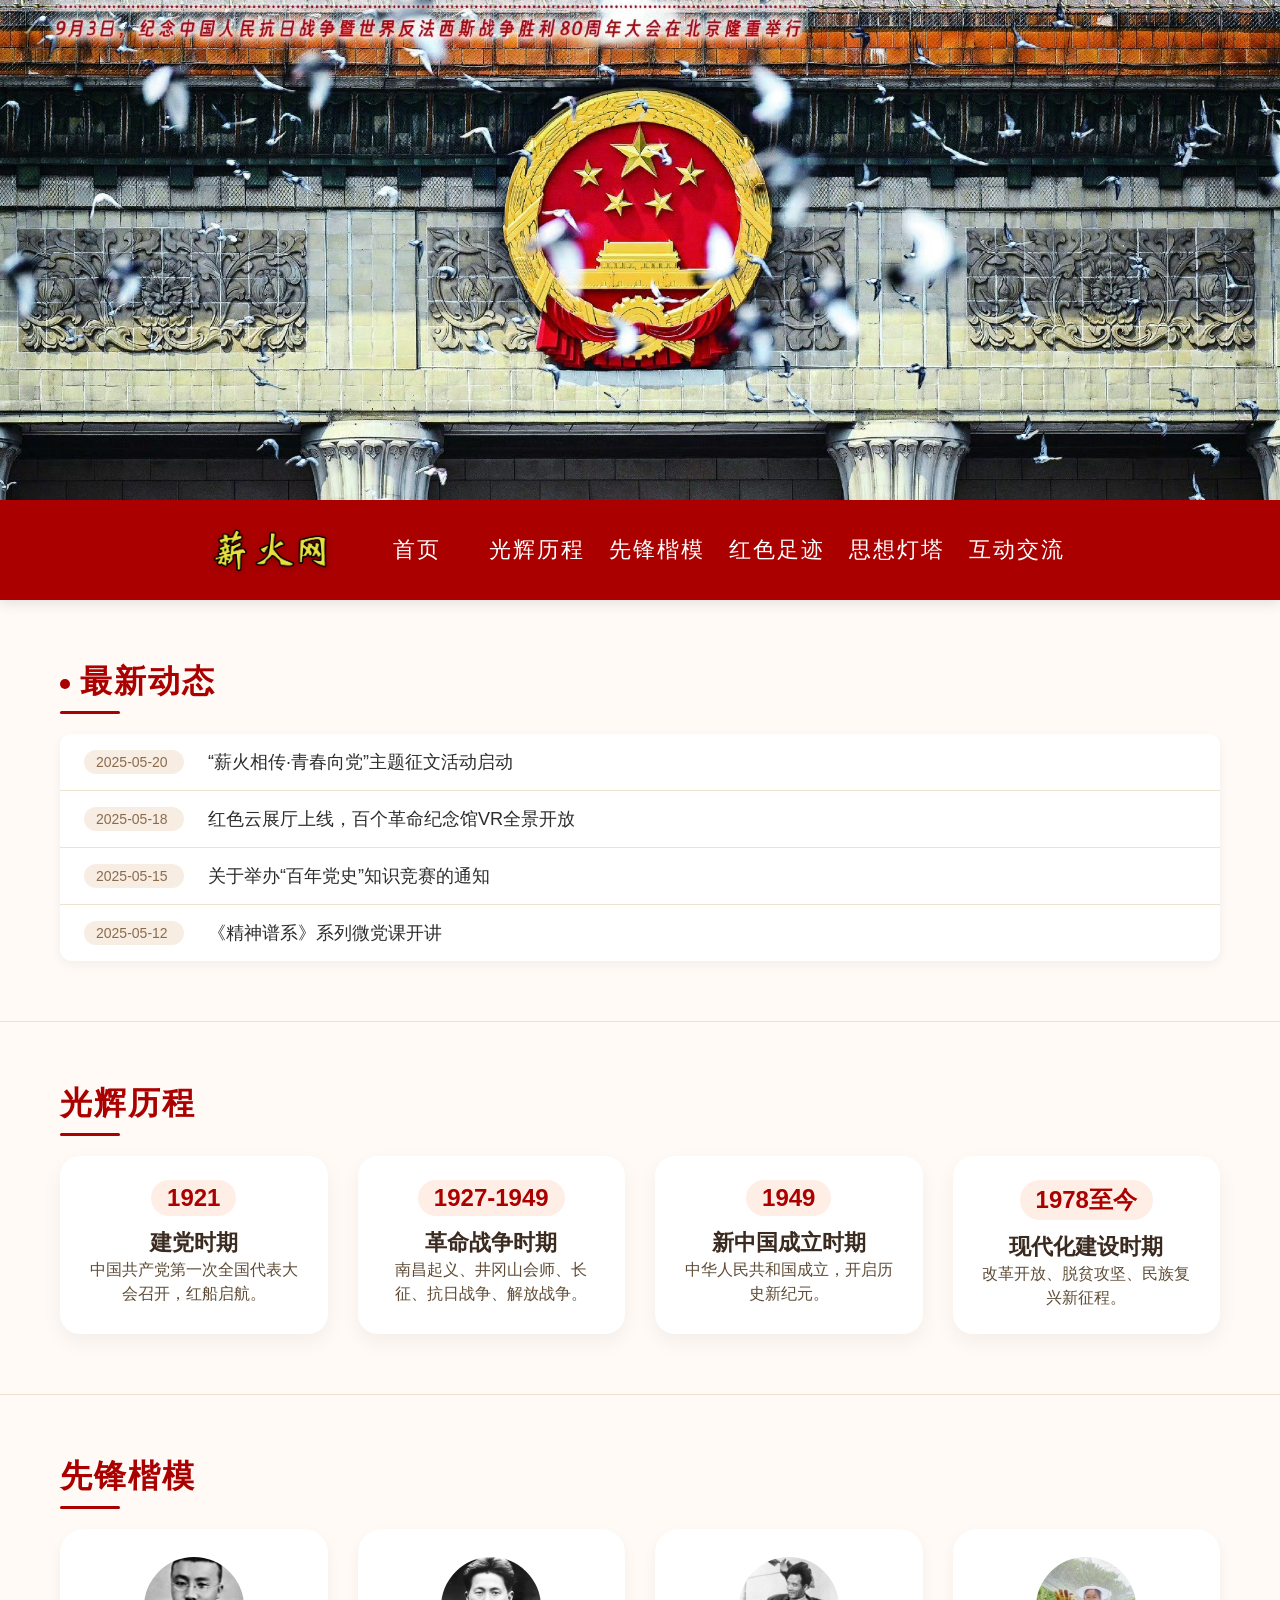
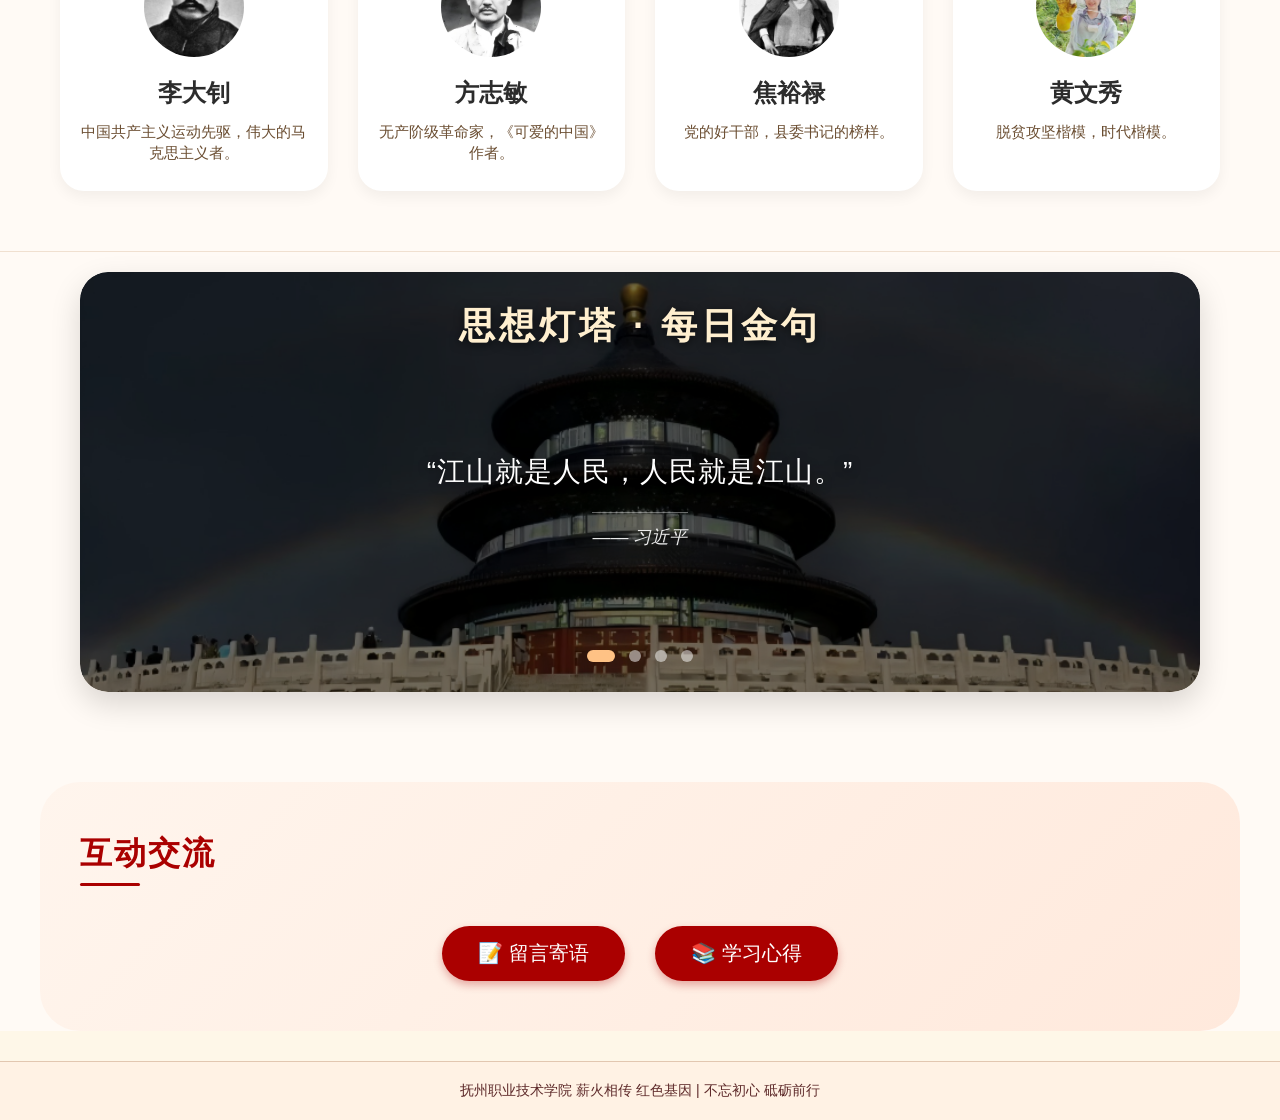
<file: index.html>
<!DOCTYPE html>
<html lang="zh-CN">
<head>
    <meta charset="UTF-8">
    <meta name="viewport" content="width=device-width, initial-scale=1.0">
    <title>薪火网 · 红色文化传承平台</title>
    <!-- 外部样式表 -->
    <link rel="stylesheet" type="text/css" href="css/index.css">
</head>
<body>
<div class="container">
    <!-- 顶部 Banner 区域 -->
    <div class="top-banner">
        <div class="banner-box"></div>
    </div>

    <!-- 导航栏（带 Logo + 垂直居中文字） -->
    <nav>
        <div class="nav-container">
            <!-- Logo 放在导航栏最开头，PNG 格式 -->
            <div class="nav-logo">
                <a href="index.html" title="薪火网首页">
                    <!-- 请将您的 logo.png 放在 images 目录下，并根据实际路径修改 -->
                    <img src="images/logo.png" alt="薪火网 Logo">
                </a >
            </div>
            <!-- 主导航菜单 -->
            <ul class="navCon">
                <li><a href="index.html">首页</a ></li>
                <li>
                    <a href="ghlc.html">光辉历程</a >
                </li>
                <li>
                    <a href="xfkm.html">先锋楷模</a >
					<ul>
					    <li><a href="xfkm.html#leader">领袖风采</a ></li>
					    <li><a href="xfkm.html#pioneers">革命先驱</a ></li>
					    <li><a href="xfkm.html#wenxiu">时代楷模</a ></li>
					    <li><a href="xfkm.html#models">2026两会新声</a ></li>
					</ul>
                </li>
                <li>
                    <a href="hszj.html">红色足迹</a >
                    <ul>
                        <li><a href="hszj.html#national">全国地标</a ></li>
                        <li><a href="hszj.html#local">本地红色资源</a ></li>
                    </ul>
                </li>
                <li>
                    <a href="sxdt.html">思想灯塔</a >
                </li>
                <li>
                    <a href="hdjl.html">互动交流</a >
                </li>
            </ul>
        </div>
    </nav>
	<!-- 主内容区域 -->
	<main class="site-main">
	    <!-- 1. 最新动态 + 通知公告 -->
	    <section class="section news-section">
	        <div class="container-content">
	            <h2 class="section-title"><span class="red-dot"></span>最新动态</h2>
	            <div class="news-list">
	                <a href="hdjl.html" class="news-item">
	                    <span class="news-date">2025-05-20</span>
	                    <span class="news-title">“薪火相传·青春向党”主题征文活动启动</span>
	                </a >
	                <a href="hszj.html" class="news-item">
	                    <span class="news-date">2025-05-18</span>
	                    <span class="news-title">红色云展厅上线，百个革命纪念馆VR全景开放</span>
	                </a >
	                <a href="ghlc.html" class="news-item">
	                    <span class="news-date">2025-05-15</span>
	                    <span class="news-title">关于举办“百年党史”知识竞赛的通知</span>
	                </a >
	                <a href="ghlc.html" class="news-item">
	                    <span class="news-date">2025-05-12</span>
	                    <span class="news-title">《精神谱系》系列微党课开讲</span>
	                </a >
	            </div>
	        </div>
	    </section>
	
	    <!-- 2. 光辉历程（卡片式） -->
	    <section class="section history-section">
	        <div class="container-content">
	            <h2 class="section-title">光辉历程</h2>
	            <div class="card-grid">
	                <div class="history-card">
	                    <div class="card-year">1921</div>
	                    <h3><a href="ghlc.html?tab=jd">建党时期</a></h3>
	                    <p>中国共产党第一次全国代表大会召开，红船启航。</p >
	                </div>
	                <div class="history-card">
	                    <div class="card-year">1927-1949</div>
	                    <h3><a href="ghlc.html?tab=gm">革命战争时期</a></h3>
	                    <p>南昌起义、井冈山会师、长征、抗日战争、解放战争。</p >
	                </div>
	                <div class="history-card">
	                    <div class="card-year">1949</div>
	                    <h3><a href="ghlc.html?tab=xzg">新中国成立时期</a></h3>
	                    <p>中华人民共和国成立，开启历史新纪元。</p >
	                </div>
	                <div class="history-card">
	                    <div class="card-year">1978至今</div>
	                    <h3><a href="ghlc.html?tab=xdh">现代化建设时期</a></h3>
	                    <p>改革开放、脱贫攻坚、民族复兴新征程。</p >
	                </div>
	            </div>
	        </div>
	    </section>
	
	    <!-- 3. 先锋楷模（人物展示） -->
	    <section class="section hero-section">
	        <div class="container-content">
	            <h2 class="section-title">先锋楷模</h2>
	            <div class="hero-grid">
	                <div class="hero-card">
	                    <div class="hero-avatar">
							<img src="images/李大钊.jpg" alt="李大钊头像">
						</div>
	                    <h3><a href="xfkm.html#pioneers">李大钊</a></h3>
	                    <p>中国共产主义运动先驱，伟大的马克思主义者。</p >
	                </div>
	                <div class="hero-card">
	                    <div class="hero-avatar">
							<img src="images/方志敏.jpg" alt="方志敏头像">
						</div>
	                    <h3><a href="xfkm.html#pioneers">方志敏</a></h3>
	                    <p>无产阶级革命家，《可爱的中国》作者。</p >
	                </div>
	                <div class="hero-card">
	                    <div class="hero-avatar">
							<img src="images/焦裕禄.jpg" alt="焦裕禄头像">
						</div>
	                    <h3>焦裕禄</h3>
	                    <p>党的好干部，县委书记的榜样。</p >
	                </div>
	                <div class="hero-card">
	                    <div class="hero-avatar">
							<img src="images/黄文秀.jpg" alt="黄文秀头像">
						</div>
	                    <h3><a href="xfkm.html#wenxiu">黄文秀</a></h3>
	                    <p>脱贫攻坚楷模，时代楷模。</p >
	                </div>
	            </div>
	        </div>
	    </section>
	
	    <!-- 4. 红色足迹 + 思想灯塔 双栏布局 -->
	    <div class="two-columns">
	
	        <!-- 思想灯塔 · 金句轮播（单背景图 + 半透明遮罩） -->
	        <section class="section lighthouse-carousel-section">
	            <div class="carousel-wrapper" id="goldenCarousel">
	                <!-- 背景图层（单张底图，您可更换） -->
	                <div class="carousel-bg"></div>
	                <!-- 半透明遮罩层（让图片若隐若现，文字更显眼） -->
	                <div class="carousel-overlay"></div>
	                
	                <!-- 轮播文字容器 -->
	                <div class="carousel-container">
	                    <h2 class="carousel-title">思想灯塔 · 每日金句</h2>
	                    <div class="swiper-quote" id="quoteSlider">
	                        <div class="quote-item active">
	                            <p class="quote-text">“江山就是人民，人民就是江山。”</p >
	                            <span class="quote-author">—— 习近平</span>
	                        </div>
	                        <div class="quote-item">
	                            <p class="quote-text">“为有牺牲多壮志，敢教日月换新天。”</p >
	                            <span class="quote-author">—— 毛泽东</span>
	                        </div>
	                        <div class="quote-item">
	                            <p class="quote-text">“理想因其远大而为理想，信念因其执着而为信念。”</p >
	                            <span class="quote-author">—— 习近平</span>
	                        </div>
	                        <div class="quote-item">
	                            <p class="quote-text">“一切向前走，都不能忘记走过的路。”</p >
	                            <span class="quote-author">—— 习近平</span>
	                        </div>
	                    </div>
	                    <!-- 轮播指示器（小圆点） -->
	                    <div class="carousel-dots">
	                        <span class="dot active" data-index="0"></span>
	                        <span class="dot" data-index="1"></span>
	                        <span class="dot" data-index="2"></span>
	                        <span class="dot" data-index="3"></span>
	                    </div>
	                </div>
	            </div>
	        </section>
	    </div>
	
	    <!-- 5. 互动交流入口 -->
	    <section class="section interact-section">
	        <div class="container-content">
	            <h2 class="section-title">互动交流</h2>
	            <div class="interact-buttons">
	                <a href="hdjl.html" class="btn-interact">📝 留言寄语</a >
	                <a href="hdjl.html" class="btn-interact">📚 学习心得</a >
	            </div>
	        </div>
	    </section>
	</main>

    <!-- 底部占位装饰 -->
    <div class="footer-note">
		抚州职业技术学院
        薪火相传 红色基因 | 不忘初心 砥砺前行
    </div>
	<script>
	    (function() {
	        // 获取轮播元素
	        const items = document.querySelectorAll('#quoteSlider .quote-item');
	        const dots = document.querySelectorAll('.carousel-dots .dot');
	        let currentIndex = 0;
	        let intervalId = null;
	
	        // 切换到指定索引的函数
	        function showQuote(index) {
	            // 边界处理
	            if (index < 0) index = 0;
	            if (index >= items.length) index = 0;
	            
	            // 移除所有 active 类
	            items.forEach(item => item.classList.remove('active'));
	            dots.forEach(dot => dot.classList.remove('active'));
	            
	            // 添加当前 active
	            items[index].classList.add('active');
	            dots[index].classList.add('active');
	            currentIndex = index;
	        }
	
	        // 下一句
	        function nextQuote() {
	            let next = currentIndex + 1;
	            if (next >= items.length) next = 0;
	            showQuote(next);
	        }
	
	        // 启动自动轮播（每2秒切换）
	        function startAutoPlay() {
	            if (intervalId) clearInterval(intervalId);
	            intervalId = setInterval(nextQuote, 2000);
	        }
	
	        // 停止自动轮播（鼠标悬停时）
	        function stopAutoPlay() {
	            if (intervalId) {
	                clearInterval(intervalId);
	                intervalId = null;
	            }
	        }
	
	        // 绑定小圆点点击事件
	        dots.forEach((dot, idx) => {
	            dot.addEventListener('click', function() {
	                stopAutoPlay();
	                showQuote(idx);
	                startAutoPlay();  // 点击后重新启动轮播
	            });
	        });
	
	        // 鼠标悬停时暂停轮播，离开后恢复
	        const carouselWrapper = document.getElementById('goldenCarousel');
	        if (carouselWrapper) {
	            carouselWrapper.addEventListener('mouseenter', stopAutoPlay);
	            carouselWrapper.addEventListener('mouseleave', startAutoPlay);
	        }
	
	        // 初始化轮播并启动
	        showQuote(0);
	        startAutoPlay();
	    })();
	</script><script>
    (function() {
        // 获取轮播元素
        const items = document.querySelectorAll('#quoteSlider .quote-item');
        const dots = document.querySelectorAll('.carousel-dots .dot');
        let currentIndex = 0;
        let intervalId = null;

        // 切换到指定索引的函数
        function showQuote(index) {
            // 边界处理
            if (index < 0) index = 0;
            if (index >= items.length) index = 0;
            
            // 移除所有 active 类
            items.forEach(item => item.classList.remove('active'));
            dots.forEach(dot => dot.classList.remove('active'));
            
            // 添加当前 active
            items[index].classList.add('active');
            dots[index].classList.add('active');
            currentIndex = index;
        }

        // 下一句
        function nextQuote() {
            let next = currentIndex + 1;
            if (next >= items.length) next = 0;
            showQuote(next);
        }

        // 启动自动轮播（每 5 秒切换）
        function startAutoPlay() {
            if (intervalId) clearInterval(intervalId);
            intervalId = setInterval(nextQuote, 3000);
        }

        // 停止自动轮播（鼠标悬停时）
        function stopAutoPlay() {
            if (intervalId) {
                clearInterval(intervalId);
                intervalId = null;
            }
        }

        // 绑定小圆点点击事件
        dots.forEach((dot, idx) => {
            dot.addEventListener('click', function() {
                stopAutoPlay();
                showQuote(idx);
                startAutoPlay();  // 点击后重新启动轮播
            });
        });

        // 鼠标悬停时暂停轮播，离开后恢复
        const carouselWrapper = document.getElementById('goldenCarousel');
        if (carouselWrapper) {
            carouselWrapper.addEventListener('mouseenter', stopAutoPlay);
            carouselWrapper.addEventListener('mouseleave', startAutoPlay);
        }

        // 初始化轮播并启动
        showQuote(0);
        startAutoPlay();
    })();
</script>
</div>
</body>
</html>
</file>
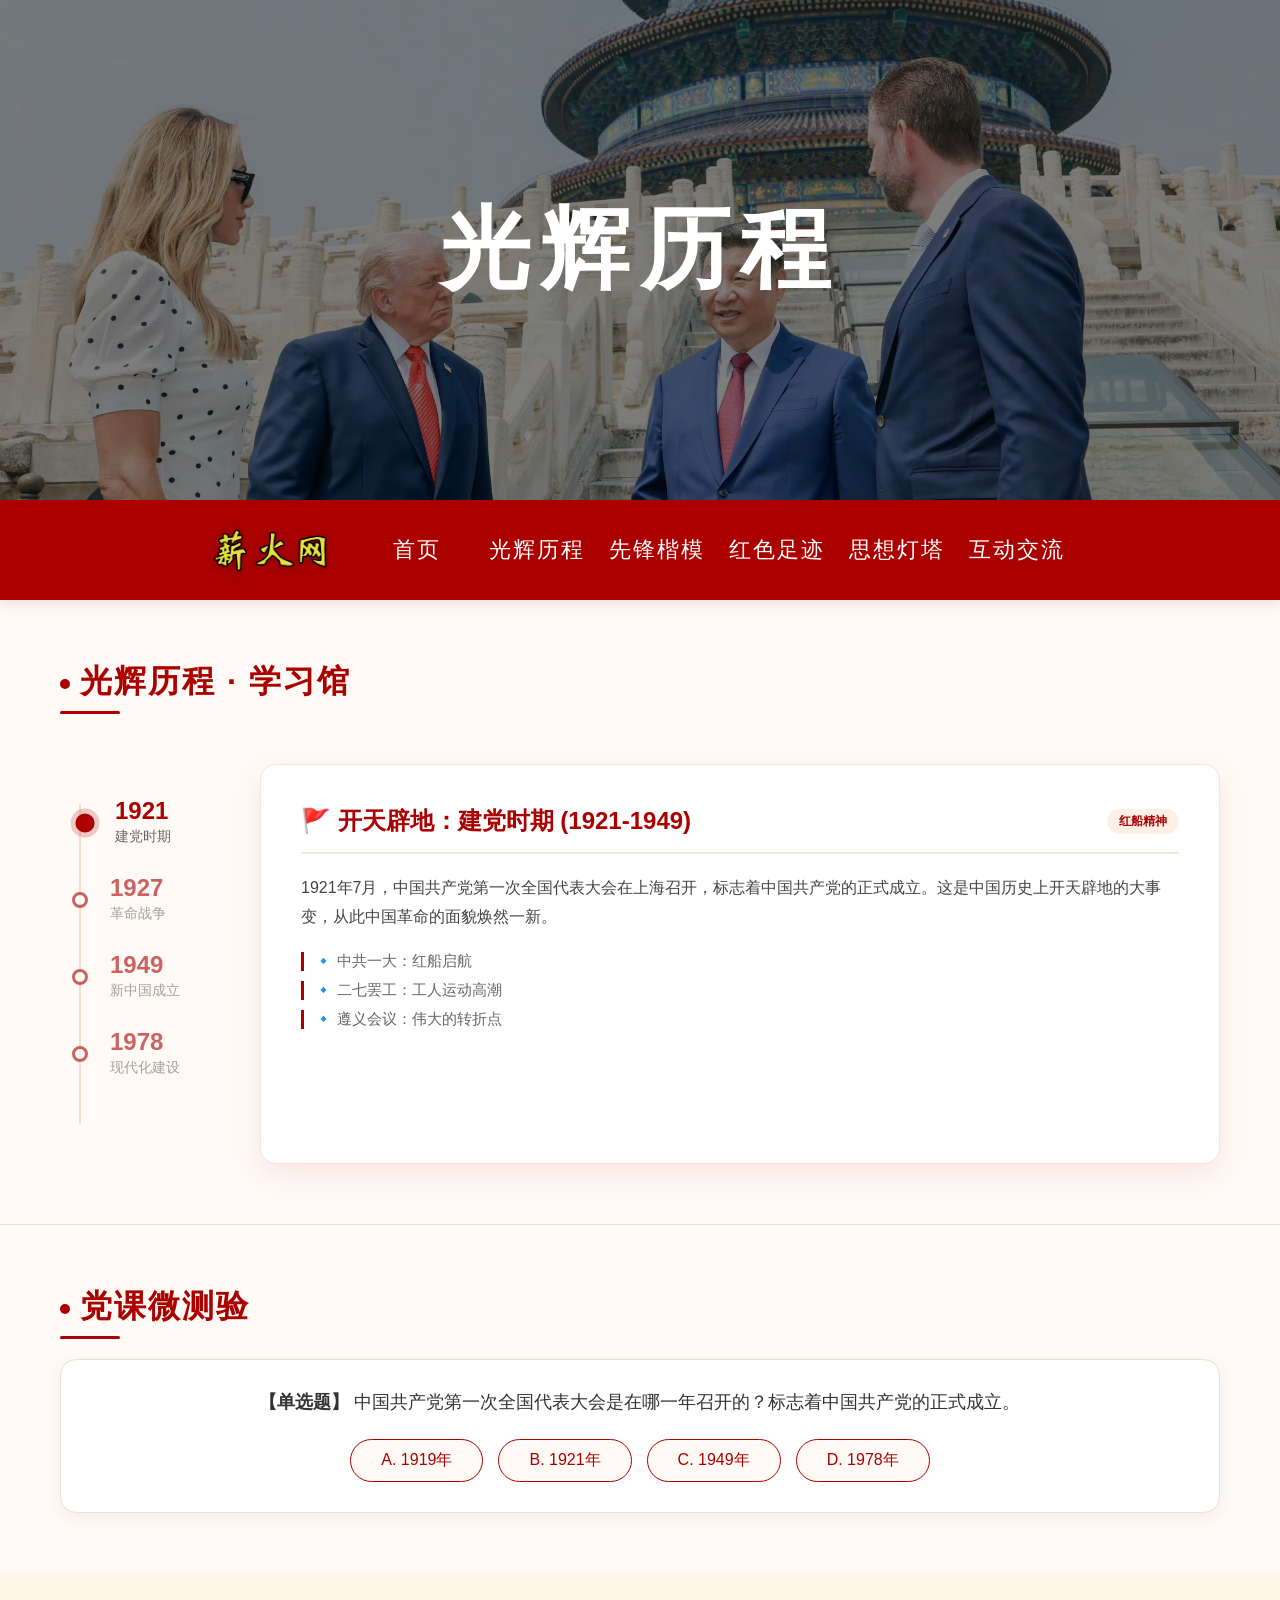
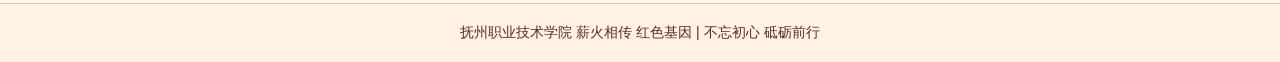
<file: ghlc.html>
<!DOCTYPE html>
<html lang="zh-CN">
<head>
    <meta charset="UTF-8">
    <meta name="viewport" content="width=device-width, initial-scale=1.0">
    <title>光辉历程 - 薪火网 · 红色文化传承平台</title>
    <!-- 引入与首页相同的外部样式表 -->
    <link rel="stylesheet" type="text/css" href="css/index.css">
    
    <!-- 本页专属样式（避免与首页其他卡片冲突） -->
    <style>
        /* 光辉历程专属网格布局 */
        .gj-periods-grid {
            display: grid;
            grid-template-columns: repeat(4, 1fr); /* 强制4列 */
            gap: 25px; /* 卡片间距 */
            margin-top: 20px;
        }

        /* 单个卡片样式 */
        .gj-card {
            background: #fff;
            border-radius: 16px;
            padding: 35px 20px;
            text-align: center;
            box-shadow: 0 5px 15px rgba(170, 0, 0, 0.08);
            border: 1px solid #f5e6d8;
            transition: all 0.3s ease;
            position: relative;
            overflow: hidden;
            display: flex;
            flex-direction: column;
            align-items: center;
        }

        /* 悬停上浮效果 */
        .gj-card:hover {
            transform: translateY(-8px);
            box-shadow: 0 15px 30px rgba(170, 0, 0, 0.15);
            border-color: #aa0000;
        }

        /* 顶部红色装饰条 */
        .gj-card::before {
            content: '';
            position: absolute;
            top: 0; left: 0; width: 100%; height: 4px;
            background: #aa0000;
        }

        /* 图标区域 */
        .gj-icon-box {
            width: 70px; height: 70px;
            background: #fffaf5;
            border-radius: 50%;
            display: flex; align-items: center; justify-content: center;
            font-size: 32px; margin-bottom: 20px;
            border: 1px solid #f0e0d0;
            transition: all 0.3s;
        }
        .gj-card:hover .gj-icon-box {
            background: #aa0000;
            color: #fff;
            border-color: #aa0000;
        }

        /* 标题 */
        .gj-card h3 {
            font-size: 20px;
            color: #aa0000;
            margin-bottom: 15px;
            font-weight: bold;
        }

        /* 描述文字 */
        .gj-desc {
            font-size: 14px;
            color: #666;
            line-height: 1.8;
            margin-bottom: 25px;
            flex-grow: 1; /* 保证按钮底部对齐 */
        }

        /* 按钮 */
        .gj-link {
            font-size: 14px;
            color: #aa0000;
            text-decoration: none;
            border: 1px solid #aa0000;
            padding: 6px 24px;
            border-radius: 20px;
            transition: all 0.2s;
        }
        .gj-link:hover {
            background: #aa0000;
            color: #fff;
        }

        /* 响应式适配 */
        @media (max-width: 900px) {
            .gj-periods-grid { grid-template-columns: repeat(2, 1fr); }
        }
        @media (max-width: 600px) {
            .gj-periods-grid { grid-template-columns: 1fr; }
        }
    </style>
</head>
<body>
<div class="container">
    <!-- 顶部 Banner 区域 -->
    <div class="top-banner">
        <div class="banner-box1">
			<h1 class="banner-title">光辉历程</h1>
		</div>
    </div>

    <!-- 导航栏 -->
    <nav>
        <div class="nav-container">
            <div class="nav-logo">
                <a href="index.html" title="薪火网首页">
                    <img src="images/logo.png" alt="薪火网 Logo">
                </a >
            </div>
           <ul class="navCon">
               <li><a href="index.html">首页</a ></li>
               <li>
                   <a href="ghlc.html">光辉历程</a >
               </li>
               <li>
                   <a href="xfkm.html">先锋楷模</a >
           		<ul>
           		    <li><a href="xfkm.html#leader">领袖风采</a ></li>
           		    <li><a href="xfkm.html#pioneers">革命先驱</a ></li>
           		    <li><a href="xfkm.html#wenxiu">时代楷模</a ></li>
           		    <li><a href="xfkm.html#models">2026两会新声</a ></li>
           		</ul>
               </li>
               <li>
                   <a href="hszj.html">红色足迹</a >
                   <ul>
                       <li><a href="hszj.html#national">全国地标</a ></li>
                       <li><a href="hszj.html#local">本地红色资源</a ></li>
                   </ul>
               </li>
               <li>
                   <a href="sxdt.html">思想灯塔</a >
               </li>
               <li>
                   <a href="hdjl.html">互动交流</a >
               </li>
           </ul>
        </div>
    </nav>

    <!-- 主内容区域 -->
        <!-- 主内容区域 -->
        <main class="site-main">
            <section class="section">
                <div class="container-content">
                    <h2 class="section-title"><span class="red-dot"></span>光辉历程 · 学习馆</h2>
                    
                    <!-- 核心布局：左侧时间轴 + 右侧内容展开区 -->
                    <div class="timeline-wrapper">
                        
                        <!-- 左侧：时间轴导航 -->
                        <div class="timeline-nav">
                            <div class="timeline-item active" onclick="switchPeriod(0, this)"id="nav-jd">
                                <div class="timeline-dot"></div>
                                <div class="timeline-date">1921</div>
                                <div class="timeline-label"id="jd">建党时期</div>
                            </div>
                            <div class="timeline-item" onclick="switchPeriod(1, this)"id="nav-gm">
                                <div class="timeline-dot"></div>
                                <div class="timeline-date">1927</div>
                                <div class="timeline-label"id="gm">革命战争</div>
                            </div>
                            <div class="timeline-item" onclick="switchPeriod(2, this)"id="nav-xzg">
                                <div class="timeline-dot"></div>
                                <div class="timeline-date">1949</div>
                                <div class="timeline-label"id="xzg">新中国成立</div>
                            </div>
                            <div class="timeline-item" onclick="switchPeriod(3, this)"id="nav-xdh">
                                <div class="timeline-dot"></div>
                                <div class="timeline-date">1978</div>
                                <div class="timeline-label"id="xdh">现代化建设</div>
                            </div>
                            <!-- 连接线 -->
                            <div class="timeline-line"></div>
                        </div>
    
                        <!-- 右侧：内容展开覆盖区 -->
                        <div class="timeline-content-box">
                            <!-- 内容 1：建党时期 -->
                            <div class="period-detail active" id="period-0">
                                <div class="detail-header">
                                    <h3>🚩 开天辟地：建党时期 (1921-1949)</h3>
                                    <span class="detail-tag">红船精神</span>
                                </div>
                                <div class="detail-body">
                                    <p>1921年7月，中国共产党第一次全国代表大会在上海召开，标志着中国共产党的正式成立。这是中国历史上开天辟地的大事变，从此中国革命的面貌焕然一新。</p >
                                    <ul class="history-points">
                                        <li>🔹 中共一大：红船启航</li>
                                        <li>🔹 二七罢工：工人运动高潮</li>
                                        <li>🔹 遵义会议：伟大的转折点</li>
                                    </ul>
                                </div>
                            </div>
    
                            <!-- 内容 2：革命战争 -->
                            <div class="period-detail" id="period-1">
                                <div class="detail-header">
                                    <h3>⚔️ 浴血奋战：革命战争时期 (1927-1949)</h3>
                                    <span class="detail-tag">长征精神</span>
                                </div>
                                <div class="detail-body">
                                    <p>从南昌起义打响武装反抗国民党反动派的第一枪，到井冈山革命根据地的建立，再到二万五千里长征。中国共产党领导人民军队，经过22年艰苦卓绝的斗争，终于推翻了“三座大山”。</p >
                                    <ul class="history-points">
                                        <li>🔹 南昌起义：武装反抗第一枪</li>
                                        <li>🔹 抗日战争：全民族抗战</li>
                                        <li>🔹 解放战争：百万雄师过大江</li>
                                    </ul>
                                </div>
                            </div>
    
                            <!-- 内容 3：新中国成立 -->
                            <div class="period-detail" id="period-2">
                                <div class="detail-header">
                                    <h3>🇨🇳 改天换地：新中国成立时期 (1949-1978)</h3>
                                    <span class="detail-tag">两弹一星</span>
                                </div>
                                <div class="detail-body">
                                    <p>1949年10月1日，中华人民共和国成立。党领导人民自力更生、发愤图强，确立了社会主义基本制度，推进了社会主义建设，为当代中国一切发展进步奠定了根本政治前提和制度基础。</p >
                                    <ul class="history-points">
                                        <li>🔹 开国大典：中国人民站起来了</li>
                                        <li>🔹 抗美援朝：保家卫国</li>
                                        <li>🔹 两弹一星：大国重器</li>
                                    </ul>
                                </div>
                            </div>
    
                            <!-- 内容 4：现代化建设 -->
                            <div class="period-detail" id="period-3">
                                <div class="detail-header">
                                    <h3>🚀 惊天动地：现代化建设时期 (1978-至今)</h3>
                                    <span class="detail-tag">改革开放</span>
                                </div>
                                <div class="detail-body">
                                    <p>1978年十一届三中全会开启了改革开放的历史新时期。党领导人民解放思想、锐意进取，实现了从生产力相对落后到经济总量跃居世界第二的历史性突破。</p >
                                    <ul class="history-points">
                                        <li>🔹 改革开放：春天的故事</li>
                                        <li>🔹 脱贫攻坚：全面小康</li>
                                        <li>🔹 新时代：民族复兴新征程</li>
                                    </ul>
                                </div>
                            </div>
                        </div>
                    </div>
                </div>
            </section>
    
            <!-- 新增板块：党课微测验（互动问答模式） -->
            <section class="section" style="background: #fffaf5;">
                <div class="container-content">
                    <h2 class="section-title"><span class="red-dot"></span>党课微测验</h2>
                    <div class="quiz-container">
                        <div class="quiz-question">
                            <p><strong>【单选题】</strong> 中国共产党第一次全国代表大会是在哪一年召开的？标志着中国共产党的正式成立。</p >
                        </div>
                        <div class="quiz-options">
                            <button class="quiz-btn" onclick="checkAnswer(this, false)">A. 1919年</button>
                            <button class="quiz-btn" onclick="checkAnswer(this, true)">B. 1921年</button>
                            <button class="quiz-btn" onclick="checkAnswer(this, false)">C. 1949年</button>
                            <button class="quiz-btn" onclick="checkAnswer(this, false)">D. 1978年</button>
                        </div>
                        <!-- 答对后解锁的区域 -->
                        <div class="quiz-unlock-area" id="unlockArea" style="display: none;">
                            <div class="unlock-success">
                                <span>🎉 回答正确！学习权限已解锁</span>
                            </div>
                            <a href="hdjl.html" class="btn-interact">📝 撰写本课学习心得</a >
                        </div>
                    </div>
                </div>
            </section>
    
        </main>
    <!-- 底部占位装饰（与首页保持一致） -->
    <div class="footer-note">
		抚州职业技术学院
        薪火相传 红色基因 | 不忘初心 砥砺前行
    </div>
</div>
<script>
    // 1. 时间轴切换逻辑
    function switchPeriod(index, element) {
        // 移除所有导航的激活状态
        document.querySelectorAll('.timeline-item').forEach(item => {
            item.classList.remove('active');
        });
        // 激活当前点击的导航
        element.classList.add('active');

        // 隐藏所有内容
        document.querySelectorAll('.period-detail').forEach(detail => {
            detail.classList.remove('active');
        });
        // 显示对应的内容
        document.getElementById('period-' + index).classList.add('active');
    }

    // 2. 答题解锁逻辑
    function checkAnswer(btn, isCorrect) {
        const unlockArea = document.getElementById('unlockArea');
        
        // 重置所有按钮样式
        document.querySelectorAll('.quiz-btn').forEach(b => {
            b.style.background = '#fffaf5';
            b.style.color = '#aa0000';
            b.disabled = true; // 答完后禁止再点
        });

        if (isCorrect) {
            btn.style.background = '#28a745'; // 绿色表示正确
            btn.style.color = '#fff';
            btn.style.borderColor = '#28a745';
            // 显示解锁区域
            unlockArea.style.display = 'block';
        } else {
            btn.style.background = '#dc3545'; // 红色表示错误
            btn.style.color = '#fff';
            btn.style.borderColor = '#dc3545';
            // 答错显示提示（可选）
            alert("回答错误，请回顾上方时间轴内容后再试！（已自动刷新页面）");
            setTimeout(() => location.reload(), 1500);
        }
    }

</script>
<script>
	    // 等待页面完全加载完毕后再执行
	    window.addEventListener('DOMContentLoaded', function() {
	        // 1. 获取 URL 中的参数 (例如 ?type=gm)
	        const urlParams = new URLSearchParams(window.location.search);
	        const targetType = urlParams.get('type');
	
	        // 2. 如果有参数，就执行切换逻辑
	        if (targetType) {
	            let targetId = '';
	
	            // 根据参数值匹配对应的 ID
	            switch(targetType) {
	                case 'jd': targetId = 'nav-jd'; break;   // 建党
	                case 'gm': targetId = 'nav-gm'; break;   // 革命
	                case 'xzg': targetId = 'nav-xzg'; break; // 新中国
	                case 'xdh': targetId = 'nav-xdh'; break; // 现代化
	            }
	
	            // 3. 找到那个元素并模拟点击
	            if (targetId) {
	                const element = document.getElementById(targetId);
	                if (element) {
	                    // 触发点击事件，这会自动调用你原来的 switchPeriod 函数
	                    element.click();
	                }
	            }
	        }
	    });
	</script>
</body>
</html>
</file>
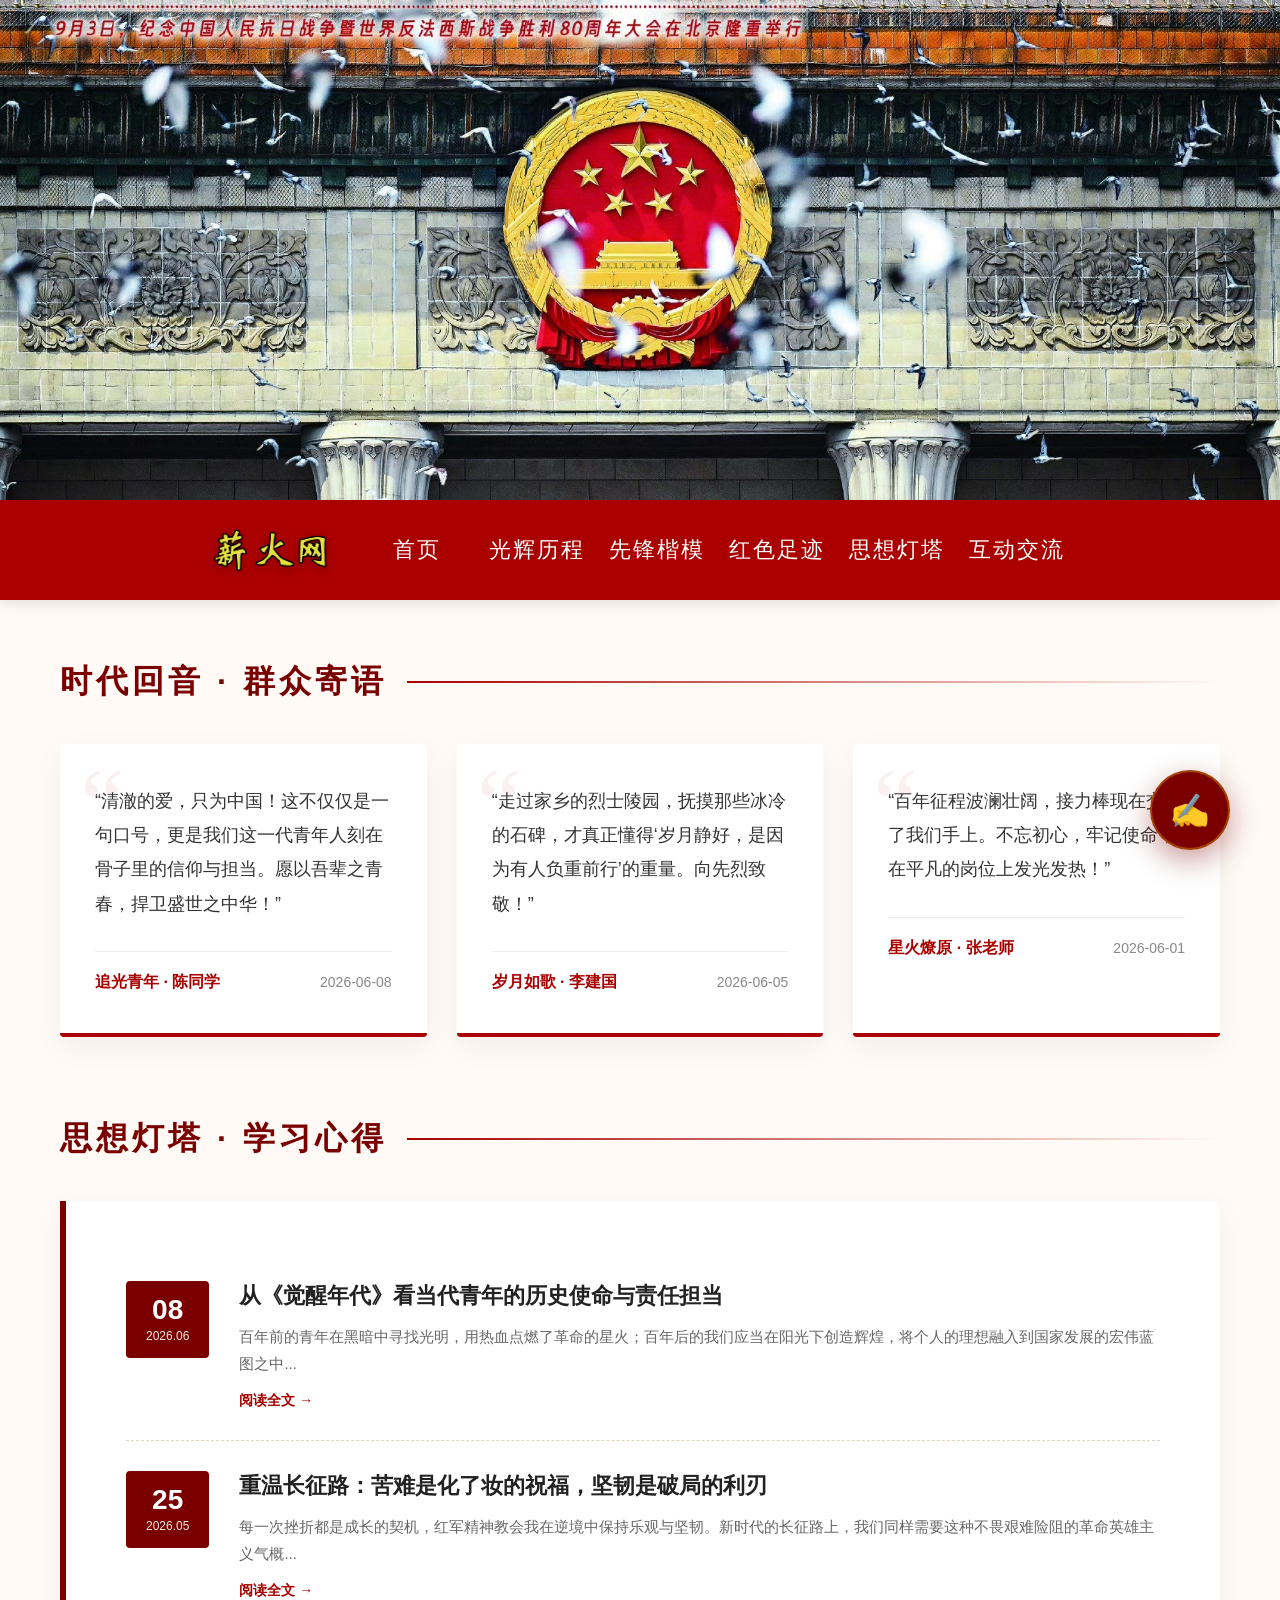
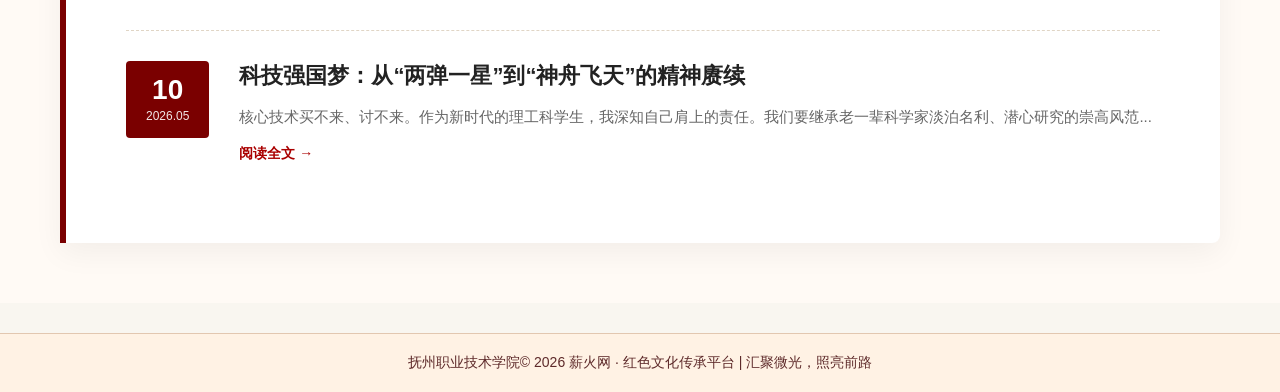
<file: hdjl.html>
<!DOCTYPE html>
<html lang="zh-CN">
<head>
    <meta charset="UTF-8">
    <meta name="viewport" content="width=device-width, initial-scale=1.0">
    <title>互动交流 - 薪火网</title>
    <link rel="stylesheet" type="text/css" href="css/index.css">
    
    <style>
        /* ===== 全局大气基调设定 ===== */
        body { background-color: #f9f6f0; } /* 宣纸/羊皮纸底色 */
        
        .site-main { padding: 60px 0; }
        .container-content { max-width: 1200px; margin: 0 auto; padding: 0 20px; }

        /* 模块通用大标题样式 */
        .grand-title {
            display: flex; align-items: center; gap: 20px; margin-bottom: 40px;
        }
        .grand-title h2 {
            font-size: 32px; color: #7a0000; margin: 0; letter-spacing: 4px; font-weight: 900;
        }
        .grand-title::after {
            content: ''; flex: 1; height: 2px; 
            background: linear-gradient(to right, #aa0000, transparent);
        }

        /* ===== 留言寄语区：国风气韵·金石之声 ===== */
        .message-gallery {
            display: grid;
            grid-template-columns: repeat(3, 1fr); /* 桌面端三列等宽，极其端正 */
            gap: 30px;
            margin-bottom: 80px;
        }
        .msg-block {
            background: #ffffff;
            padding: 40px 35px;
            border-radius: 4px; /* 极小的圆角，体现方正 */
            box-shadow: 0 10px 30px rgba(0,0,0,0.05);
            position: relative;
            transition: transform 0.3s ease, box-shadow 0.3s ease;
            border-bottom: 4px solid #aa0000;
        }
        .msg-block:hover {
            transform: translateY(-8px);
            box-shadow: 0 15px 40px rgba(170,0,0,0.1);
        }
        /* 巨大的背景引号装饰 */
        .msg-block::before {
            content: '“'; position: absolute; top: 10px; left: 20px;
            font-size: 100px; color: rgba(170,0,0,0.06); font-family: serif; line-height: 1; pointer-events: none;
        }
        .msg-quote {
            font-size: 18px; color: #333; line-height: 1.9; margin-bottom: 30px;
            position: relative; z-index: 2; min-height: 100px;
        }
        .msg-author {
            display: flex; justify-content: space-between; align-items: center;
            border-top: 1px solid #eee; padding-top: 20px; font-size: 14px; color: #888;
        }
        .author-name { font-weight: bold; color: #aa0000; font-size: 16px; }


        /* ===== 学习心得区：长卷阅览·史册质感 ===== */
        .archive-scroll {
            background: #fff;
            border-left: 6px solid #7a0000; /* 粗壮的左侧书脊线 */
            box-shadow: 0 10px 30px rgba(0,0,0,0.05);
            padding: 50px 60px;
            border-radius: 0 8px 8px 0;
        }
        .doc-item {
            display: flex; align-items: flex-start; gap: 30px;
            padding: 30px 0; border-bottom: 1px dashed #e0d5c5;
            text-decoration: none; transition: all 0.3s;
        }
        .doc-item:last-child { border-bottom: none; }
        .doc-item:hover { padding-left: 15px; }
        
        .doc-date-box {
            background: #7a0000; color: #fff; padding: 15px 20px; border-radius: 4px;
            text-align: center; min-width: 80px; flex-shrink: 0;
        }
        .doc-date-box .day { font-size: 28px; font-weight: bold; line-height: 1; display: block;}
        .doc-date-box .month { font-size: 12px; margin-top: 5px; opacity: 0.9; display: block;}
        
        .doc-body h3 { font-size: 22px; color: #222; margin: 0 0 12px 0; transition: color 0.2s; }
        .doc-item:hover .doc-body h3 { color: #aa0000; }
        .doc-body p { font-size: 15px; color: #666; line-height: 1.8; margin: 0; }
        .read-more { display: inline-block; margin-top: 15px; font-size: 14px; color: #aa0000; font-weight: bold; }


        /* ===== 悬浮互动按钮 (沉稳版) ===== */
        .fab-button {
            position: fixed; bottom: 50px; right: 50px; width: 80px; height: 80px;
            background: #7a0000; color: #ffd700; border-radius: 50%; /* 暗红底+金字 */
            display: flex; align-items: center; justify-content: center; font-size: 32px;
            box-shadow: 0 10px 30px rgba(122, 0, 0, 0.4); cursor: pointer; z-index: 1000;
            transition: transform 0.3s; border: 2px solid rgba(255,215,0,0.3);
        }
        .fab-button:hover { transform: scale(1.1); background: #aa0000; }

        /* ===== 弹窗微调 ===== */
        .modal-overlay { display: none; position: fixed; z-index: 2000; left: 0; top: 0; width: 100%; height: 100%; background: rgba(0,0,0,0.7); backdrop-filter: blur(5px); align-items: center; justify-content: center; }
        .modal-content { background: #fffaf5; padding: 45px; border-radius: 8px; width: 90%; max-width: 550px; position: relative; box-shadow: 0 15px 50px rgba(0,0,0,0.4); border-top: 5px solid #7a0000; animation: slideDown 0.3s ease; }
        @keyframes slideDown { from { transform: translateY(-30px); opacity: 0; } to { transform: translateY(0); opacity: 1; } }
        .close-modal { position: absolute; top: 15px; right: 20px; font-size: 28px; font-weight: bold; color: #8b6b4d; cursor: pointer; }
        .modal-content h3 { color: #7a0000; margin-bottom: 25px; text-align: center; font-size: 26px; letter-spacing: 2px;}
        .form-group { margin-bottom: 18px; }
        .form-group label { display: block; margin-bottom: 8px; color: #5e4b36; font-weight: 600; }
        .form-group input, .form-group textarea, .form-group select { width: 100%; padding: 14px; border: 1px solid #ddd; border-radius: 4px; font-family: inherit; font-size: 16px; background: #fff; outline: none; box-sizing: border-box;}
        .form-group input:focus, .form-group textarea:focus { border-color: #aa0000; }
        .btn-submit { width: 100%; padding: 16px; background: #7a0000; color: white; border: none; border-radius: 4px; font-size: 18px; cursor: pointer; margin-top: 10px; letter-spacing: 2px; transition: background 0.2s; }
        .btn-submit:hover { background: #aa0000; }

        /* 响应式适配 */
        @media (max-width: 900px) {
            .message-gallery { grid-template-columns: 1fr; }
            .archive-scroll { padding: 30px; }
        }
    </style>
</head>
<body>

<div class="container">
    <!-- 顶部 Banner & 导航 -->
    <header class="top-banner"><div class="banner-box"></div></header>
    <nav>
        <div class="nav-container">
            <div class="nav-logo"><a href=" "><img src="images/logo.png" alt="Logo"></a ></div>
            <ul class="navCon">
                <li><a href="index.html">首页</a ></li>
                <li>
                    <a href="ghlc.html">光辉历程</a >
                </li>
                <li>
                    <a href="xfkm.html">先锋楷模</a >
            		<ul>
            		    <li><a href="xfkm.html#leader">领袖风采</a ></li>
            		    <li><a href="xfkm.html#pioneers">革命先驱</a ></li>
            		    <li><a href="xfkm.html#wenxiu">时代楷模</a ></li>
            		    <li><a href="xfkm.html#models">2026两会新声</a ></li>
            		</ul>
                </li>
                <li>
                    <a href="hszj.html">红色足迹</a >
                    <ul>
                        <li><a href="hszj.html#national">全国地标</a ></li>
                        <li><a href="hszj.html#local">本地红色资源</a ></li>
                    </ul>
                </li>
                <li>
                    <a href="sxdt.html">思想灯塔</a >
                </li>
                <li>
                    <a href="hdjl.html">互动交流</a >
                </li>
            </ul>
        </div>
    </nav>

    <!-- 主内容区域 -->
    <main class="site-main">
        <div class="container-content">
            
            <!-- 模块一：留言寄语 -->
            <section>
                <div class="grand-title"><h2>时代回音 · 群众寄语</h2></div>
                <div class="message-gallery">
                    <div class="msg-block">
                        <p class="msg-quote">“清澈的爱，只为中国！这不仅仅是一句口号，更是我们这一代青年人刻在骨子里的信仰与担当。愿以吾辈之青春，捍卫盛世之中华！”</p >
                        <div class="msg-author">
                            <span class="author-name">追光青年 · 陈同学</span>
                            <span>2026-06-08</span>
                        </div>
                    </div>
                    <div class="msg-block">
                        <p class="msg-quote">“走过家乡的烈士陵园，抚摸那些冰冷的石碑，才真正懂得‘岁月静好，是因为有人负重前行’的重量。向先烈致敬！”</p >
                        <div class="msg-author">
                            <span class="author-name">岁月如歌 · 李建国</span>
                            <span>2026-06-05</span>
                        </div>
                    </div>
                    <div class="msg-block">
                        <p class="msg-quote">“百年征程波澜壮阔，接力棒现在交到了我们手上。不忘初心，牢记使命，在平凡的岗位上发光发热！”</p >
                        <div class="msg-author">
                            <span class="author-name">星火燎原 · 张老师</span>
                            <span>2026-06-01</span>
                        </div>
                    </div>
                </div>
            </section>

            <!-- 模块二：学习心得 -->
            <section>
                <div class="grand-title"><h2>思想灯塔 · 学习心得</h2></div>
                <div class="archive-scroll">
                    <a href="#" class="doc-item">
                        <div class="doc-date-box">
                            <span class="day">08</span>
                            <span class="month">2026.06</span>
                        </div>
                        <div class="doc-body">
                            <h3>从《觉醒年代》看当代青年的历史使命与责任担当</h3>
                            <p>百年前的青年在黑暗中寻找光明，用热血点燃了革命的星火；百年后的我们应当在阳光下创造辉煌，将个人的理想融入到国家发展的宏伟蓝图之中...</p >
                            <span class="read-more">阅读全文 &rarr;</span>
                        </div>
                    </a >
                    <a href="#" class="doc-item">
                        <div class="doc-date-box">
                            <span class="day">25</span>
                            <span class="month">2026.05</span>
                        </div>
                        <div class="doc-body">
                            <h3>重温长征路：苦难是化了妆的祝福，坚韧是破局的利刃</h3>
                            <p>每一次挫折都是成长的契机，红军精神教会我在逆境中保持乐观与坚韧。新时代的长征路上，我们同样需要这种不畏艰难险阻的革命英雄主义气概...</p >
                            <span class="read-more">阅读全文 &rarr;</span>
                        </div>
                    </a >
                    <a href="#" class="doc-item">
                        <div class="doc-date-box">
                            <span class="day">10</span>
                            <span class="month">2026.05</span>
                        </div>
                        <div class="doc-body">
                            <h3>科技强国梦：从“两弹一星”到“神舟飞天”的精神赓续</h3>
                            <p>核心技术买不来、讨不来。作为新时代的理工科学生，我深知自己肩上的责任。我们要继承老一辈科学家淡泊名利、潜心研究的崇高风范...</p >
                            <span class="read-more">阅读全文 &rarr;</span>
                        </div>
                    </a >
                </div>
            </section>

        </div>
    </main>

    <div class="footer-note">抚州职业技术学院© 2026 薪火网 · 红色文化传承平台 | 汇聚微光，照亮前路</div>
</div>

<!-- 右下角悬浮发声按钮 -->
<div class="fab-button" onclick="openModal()" title="我要发声">✍️</div>

<!-- 提交弹窗 -->
<div class="modal-overlay" id="submitModal">
    <div class="modal-content">
        <span class="close-modal" onclick="closeModal()">&times;</span>
        <h3>留下你的时代强音</h3>
        <form id="interactForm">
            <div class="form-group">
                <label>分享类型：</label>
                <select id="contentType">
                    <option value="message">💌 留言寄语</option>
                    <option value="article">📖 学习心得</option>
                </select>
            </div>
            <div class="form-group">
                <label>你的名字 / 笔名：</label>
                <input type="text" placeholder="例如：星火青年" required>
            </div>
            <div class="form-group">
                <label>内容详情：</label>
                <textarea rows="5" placeholder="请输入你想说的话或学习体会..." required></textarea>
            </div>
            <button type="submit" class="btn-submit">提 交 发 布</button>
        </form>
    </div>
</div>

<script>
    const modal = document.getElementById('submitModal');
    function openModal() { modal.style.display = 'flex'; }
    function closeModal() { modal.style.display = 'none'; }
    window.onclick = e => { if (e.target === modal) closeModal(); };

    document.getElementById('interactForm').addEventListener('submit', function(e) {
        e.preventDefault();
        alert("✅ 提交成功！\n\n您的声音已汇入薪火长河，感谢分享！");
        closeModal();
        this.reset();
    });
</script>

</body>
</html>
</file>
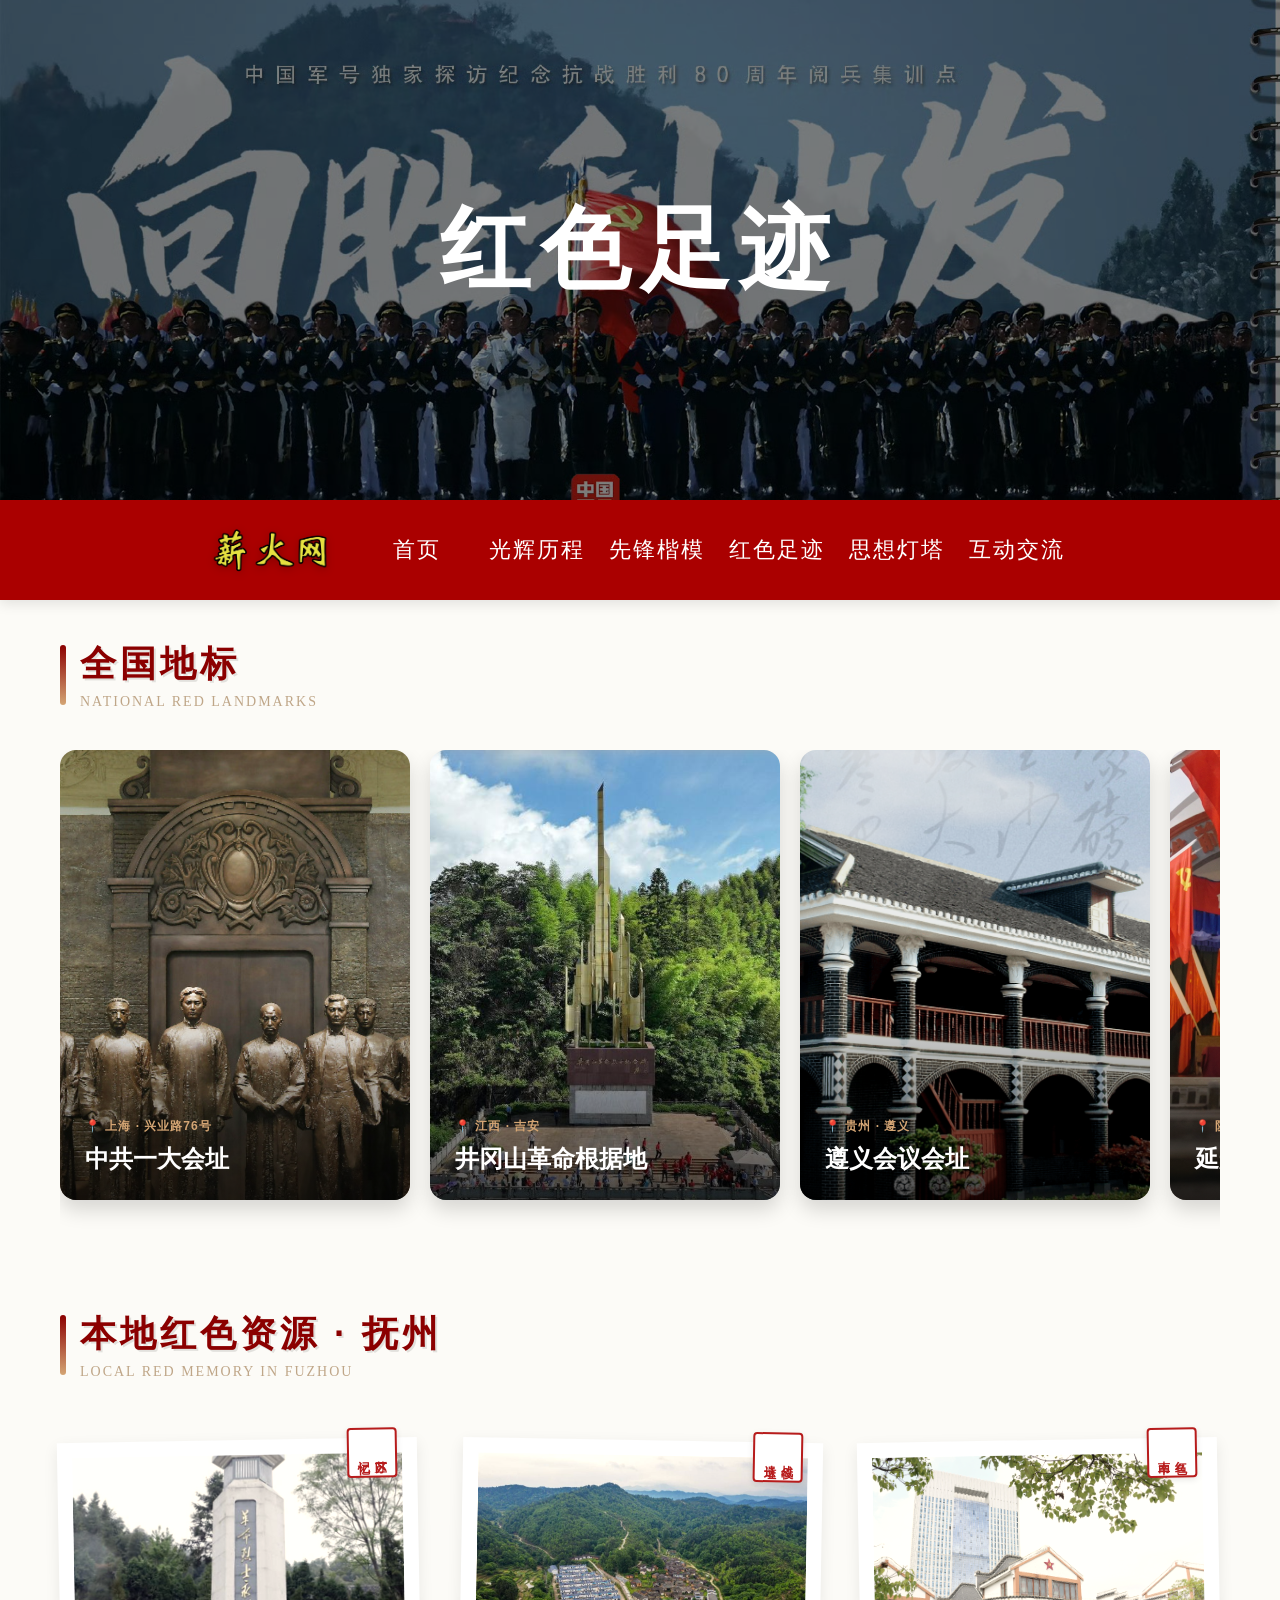
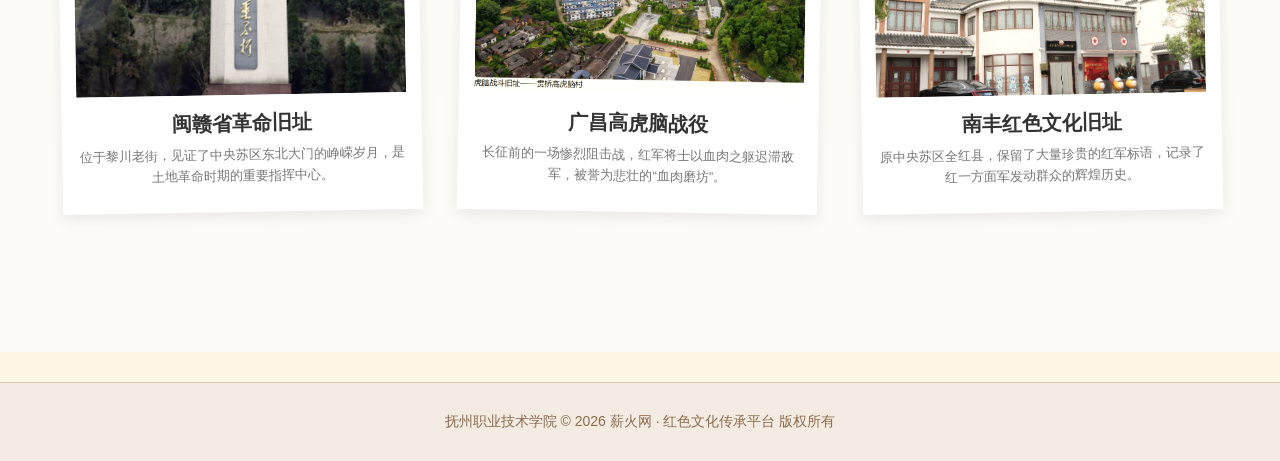
<file: hszj.html>
<!DOCTYPE html>
<html lang="zh-CN">
<head>
    <meta charset="UTF-8">
    <meta name="viewport" content="width=device-width, initial-scale=1.0">
    <title>红色足迹 - 薪火网 · 红色文化传承平台</title>
    <link rel="stylesheet" type="text/css" href="css/index.css">

    <style>
        /* 页面主体 */
        .content-wrapper {
            max-width: 100%; /* 全屏宽背景 */
            background-color: #fcfbf7; /* 更有质感的米白宣纸色 */
            min-height: 800px;
            overflow: hidden;
        }
        .inner-container {
            max-width: 1200px;
            margin: 0 auto;
            padding: 40px 20px;
        }

        /* 更有设计感的标题 */
        .page-section { margin-bottom: 80px; }
        .section-header {
            margin-bottom: 40px;
            position: relative;
            padding-left: 20px;
        }
        .section-header h2 {
            font-size: 36px;
            color: #8b0000; /* 更深沉的故宫红 */
            margin: 0;
            font-weight: 800;
            letter-spacing: 4px;
            text-shadow: 2px 2px 0px rgba(0,0,0,0.1);
        }
        .section-header .sub-title {
            font-size: 14px;
            color: #bfa688;
            letter-spacing: 2px;
            margin-top: 5px;
            font-family: 'Georgia', serif;
        }
        /* 标题左侧的装饰竖线 */
        .section-header::before {
            content: '';
            position: absolute;
            left: 0;
            top: 5px;
            bottom: 5px;
            width: 6px;
            background: linear-gradient(to bottom, #8b0000, #d4a574);
            border-radius: 3px;
        }

        /* --- 1. 全国地标：横向电影感卷轴设计 --- */
        .national-scroll {
            display: flex;
            gap: 20px;
            overflow-x: auto;
            padding-bottom: 30px; /* 给阴影留空间 */
            scroll-behavior: smooth;
        }
        /* 隐藏滚动条但保留功能 */
        .national-scroll::-webkit-scrollbar { height: 6px; }
        .national-scroll::-webkit-scrollbar-thumb { background: #d4a574; border-radius: 3px; }
        .national-scroll::-webkit-scrollbar-track { background: #f0e6dc; }

        .scroll-card {
            flex: 0 0 350px; /* 固定宽度 */
            height: 450px;   /* 固定高度 */
            position: relative;
            border-radius: 16px;
            overflow: hidden;
            cursor: pointer;
            box-shadow: 0 10px 20px rgba(0,0,0,0.15);
            transition: all 0.4s cubic-bezier(0.25, 0.46, 0.45, 0.94);
        }
        .scroll-card img {
            width: 100%;
            height: 100%;
            object-fit: cover;
            transition: transform 0.6s ease;
        }
        /* 底部渐变遮罩，保证文字清晰 */
        .scroll-overlay {
            position: absolute;
            bottom: 0; left: 0; right: 0;
            height: 60%;
            background: linear-gradient(to top, rgba(0,0,0,0.9), transparent);
            padding: 30px 25px;
            display: flex;
            flex-direction: column;
            justify-content: flex-end;
            transform: translateY(60px); /* 默认隐藏部分文字 */
            transition: transform 0.4s ease;
        }
        .scroll-card:hover {
            transform: translateY(-10px);
            box-shadow: 0 20px 40px rgba(139, 0, 0, 0.25);
        }
        .scroll-card:hover img { transform: scale(1.1); }
        .scroll-card:hover .scroll-overlay { transform: translateY(0); }

        .scroll-location {
            color: #d4a574;
            font-size: 12px;
            font-weight: bold;
            letter-spacing: 1px;
            margin-bottom: 8px;
            text-transform: uppercase;
        }
        .scroll-title {
            color: #fff;
            font-size: 24px;
            margin: 0 0 10px 0;
            font-weight: bold;
        }
        .scroll-desc {
            color: #ddd;
            font-size: 14px;
            line-height: 1.6;
            opacity: 0; /* 默认隐藏描述 */
            transform: translateY(20px);
            transition: all 0.4s ease 0.1s;
        }
        .scroll-card:hover .scroll-desc { opacity: 1; transform: translateY(0); }

        /* --- 2. 抚州本地：错落时光印记（仿瀑布流/印章风） --- */
        .fuzhou-grid {
            display: grid;
            grid-template-columns: repeat(auto-fit, minmax(320px, 1fr));
            gap: 40px;
            padding: 20px 0;
        }
        .memory-card {
            background: #fff;
            padding: 15px 15px 25px 15px; /* 像拍立得照片的白边 */
            box-shadow: 0 5px 15px rgba(0,0,0,0.08);
            transform: rotate(-1deg); /* 微微倾斜，制造随意感 */
            transition: all 0.3s ease;
            position: relative;
        }
        /* 让偶数卡片向相反方向倾斜 */
        .memory-card:nth-child(even) { transform: rotate(1deg); }
        .memory-card:hover {
            transform: rotate(0deg) scale(1.02);
            box-shadow: 0 15px 30px rgba(0,0,0,0.15);
            z-index: 10;
        }

        /* 红色印章标签 */
        .seal-tag {
            position: absolute;
            top: -10px;
            right: 20px;
            width: 50px;
            height: 50px;
            border: 2px solid #b71c1c;
            color: #b71c1c;
            border-radius: 4px;
            display: flex;
            align-items: center;
            justify-content: center;
            font-size: 12px;
            font-weight: bold;
            writing-mode: vertical-rl; /* 竖排文字 */
            letter-spacing: 2px;
            background: #fff;
            box-shadow: 0 2px 6px rgba(0,0,0,0.1);
            z-index: 2;
        }

        .memory-img {
            width: 100%;
            height: 240px;
            overflow: hidden;
            filter: sepia(20%); /* 微微的复古怀旧色调 */
            transition: filter 0.3s;
        }
        .memory-card:hover .memory-img { filter: sepia(0%); }
        .memory-img img {
            width: 100%;
            height: 100%;
            object-fit: cover;
        }
        .memory-info {
            padding-top: 15px;
            text-align: center;
        }
        .memory-info h3 {
            font-size: 20px;
            color: #333;
            margin: 0 0 8px 0;
            font-family: 'Songti SC', 'SimSun', serif; /* 使用宋体更有文化感 */
        }
        .memory-info p {
            font-size: 13px;
            color: #777;
            line-height: 1.6;
            margin: 0;
        }

        .footer-note {
            text-align: center;
            padding: 30px;
            font-size: 14px;
            color: #8b6b4d;
            background: #f4ece2;
            border-top: 1px solid #e2c7b0;
        }
    </style>
</head>
<body>

<div class="container">
    <div class="top-banner">
		<div class="banner-box3">
			<h1 class="banner-title">红色足迹</h1>
		</div>
	</div>

    <nav>
        <div class="nav-container">
            <div class="nav-logo">
                <a href="index.html"><img src="images/logo.png" alt="薪火网 Logo"></a >
            </div>
           <ul class="navCon">
               <li><a href="index.html">首页</a ></li>
               <li>
                   <a href="ghlc.html">光辉历程</a >
               </li>
               <li>
                   <a href="xfkm.html">先锋楷模</a >
           		<ul>
           		    <li><a href="xfkm.html#leader">领袖风采</a ></li>
           		    <li><a href="xfkm.html#pioneers">革命先驱</a ></li>
           		    <li><a href="xfkm.html#wenxiu">时代楷模</a ></li>
           		    <li><a href="xfkm.html#models">2026两会新声</a ></li>
           		</ul>
               </li>
               <li>
                   <a href="hszj.html">红色足迹</a >
                   <ul>
                       <li><a href="hszj.html#national">全国地标</a ></li>
                       <li><a href="hszj.html#local">本地红色资源</a ></li>
                   </ul>
               </li>
               <li>
                   <a href="sxdt.html">思想灯塔</a >
               </li>
               <li>
                   <a href="hdjl.html">互动交流</a >
               </li>
           </ul>
        </div>
    </nav>

    <div class="content-wrapper">
        <div class="inner-container">

            <!-- 板块一：全国地标（横向卷轴电影感） -->
            <div class="page-section" id="national">
                <div class="section-header">
                    <h2>全国地标</h2>
                    <div class="sub-title">NATIONAL RED LANDMARKS</div>
                </div>
                
                <div class="national-scroll">
                    <!-- 中共一大会址 -->
                    <div class="scroll-card">
                        <img src="images/中共.png" alt="中共一大会址">
                        <div class="scroll-overlay">
                            <div class="scroll-location">📍 上海 · 兴业路76号</div>
                            <h3 class="scroll-title">中共一大会址</h3>
                            <p class="scroll-desc">中国共产党人的精神家园，1921年伟大的开端，中国革命的原点。</p >
                        </div>
                    </div>

                    <!-- 井冈山 -->
                    <div class="scroll-card">
                        <img src="images/井冈山.png" alt="井冈山">
                        <div class="scroll-overlay">
                            <div class="scroll-location">📍 江西 · 吉安</div>
                            <h3 class="scroll-title">井冈山革命根据地</h3>
                            <p class="scroll-desc">中国革命的摇篮，星星之火在这里燎原，开辟了农村包围城市的道路。</p >
                        </div>
                    </div>

                    <!-- 遵义会议 -->
                    <div class="scroll-card">
                        <img src="images/遵义.png" alt="遵义会议">
                        <div class="scroll-overlay">
                            <div class="scroll-location">📍 贵州 · 遵义</div>
                            <h3 class="scroll-title">遵义会议会址</h3>
                            <p class="scroll-desc">生死攸关的转折点，确立了毛泽东同志的领导地位，挽救了党和红军。</p >
                        </div>
                    </div>

                    <!-- 延安 -->
                    <div class="scroll-card">
                        <img src="images/延安.png" alt="延安">
                        <div class="scroll-overlay">
                            <div class="scroll-location">📍 陕西 · 延安</div>
                            <h3 class="scroll-title">延安革命圣地</h3>
                            <p class="scroll-desc">宝塔山下的十三年，中国革命的落脚点与出发点，指引方向的灯塔。</p >
                        </div>
                    </div>
                </div>
            </div>

            <!-- 板块二：抚州本地（错落时光印记） -->
            <div class="page-section" id="local">
                <div class="section-header">
                    <h2>本地红色资源 · 抚州</h2>
                    <div class="sub-title">LOCAL RED MEMORY IN FUZHOU</div>
                </div>

                <div class="fuzhou-grid">
                    <!-- 黎川 -->
                    <div class="memory-card">
                        <div class="seal-tag">苏区<br>记忆</div>
                        <div class="memory-img">
                            <img src="images/闽.png" alt="闽赣省革命旧址">
                        </div>
                        <div class="memory-info">
                            <h3>闽赣省革命旧址</h3>
                            <p>位于黎川老街，见证了中央苏区东北大门的峥嵘岁月，是土地革命时期的重要指挥中心。</p >
                        </div>
                    </div>

                    <!-- 广昌 -->
                    <div class="memory-card">
                        <div class="seal-tag">战役<br>遗址</div>
                        <div class="memory-img">
                            <img src="images/高虎脑.png" alt="高虎脑战役">
                        </div>
                        <div class="memory-info">
                            <h3>广昌高虎脑战役</h3>
                            <p>长征前的一场惨烈阻击战，红军将士以血肉之躯迟滞敌军，被誉为悲壮的“血肉磨坊”。</p >
                        </div>
                    </div>

                    <!-- 南丰 -->
                    <div class="memory-card">
                        <div class="seal-tag">红色<br>南丰</div>
                        <div class="memory-img">
                            <img src="images/南.png" alt="南丰红色旧址">
                        </div>
                        <div class="memory-info">
                            <h3>南丰红色文化旧址</h3>
                            <p>原中央苏区全红县，保留了大量珍贵的红军标语，记录了红一方面军发动群众的辉煌历史。</p >
                        </div>
                    </div>
                </div>
            </div>

        </div>
    </div>

    <div class="footer-note">
		抚州职业技术学院
        © 2026 薪火网 · 红色文化传承平台 版权所有
    </div>
</div>

</body>
</html>
</file>
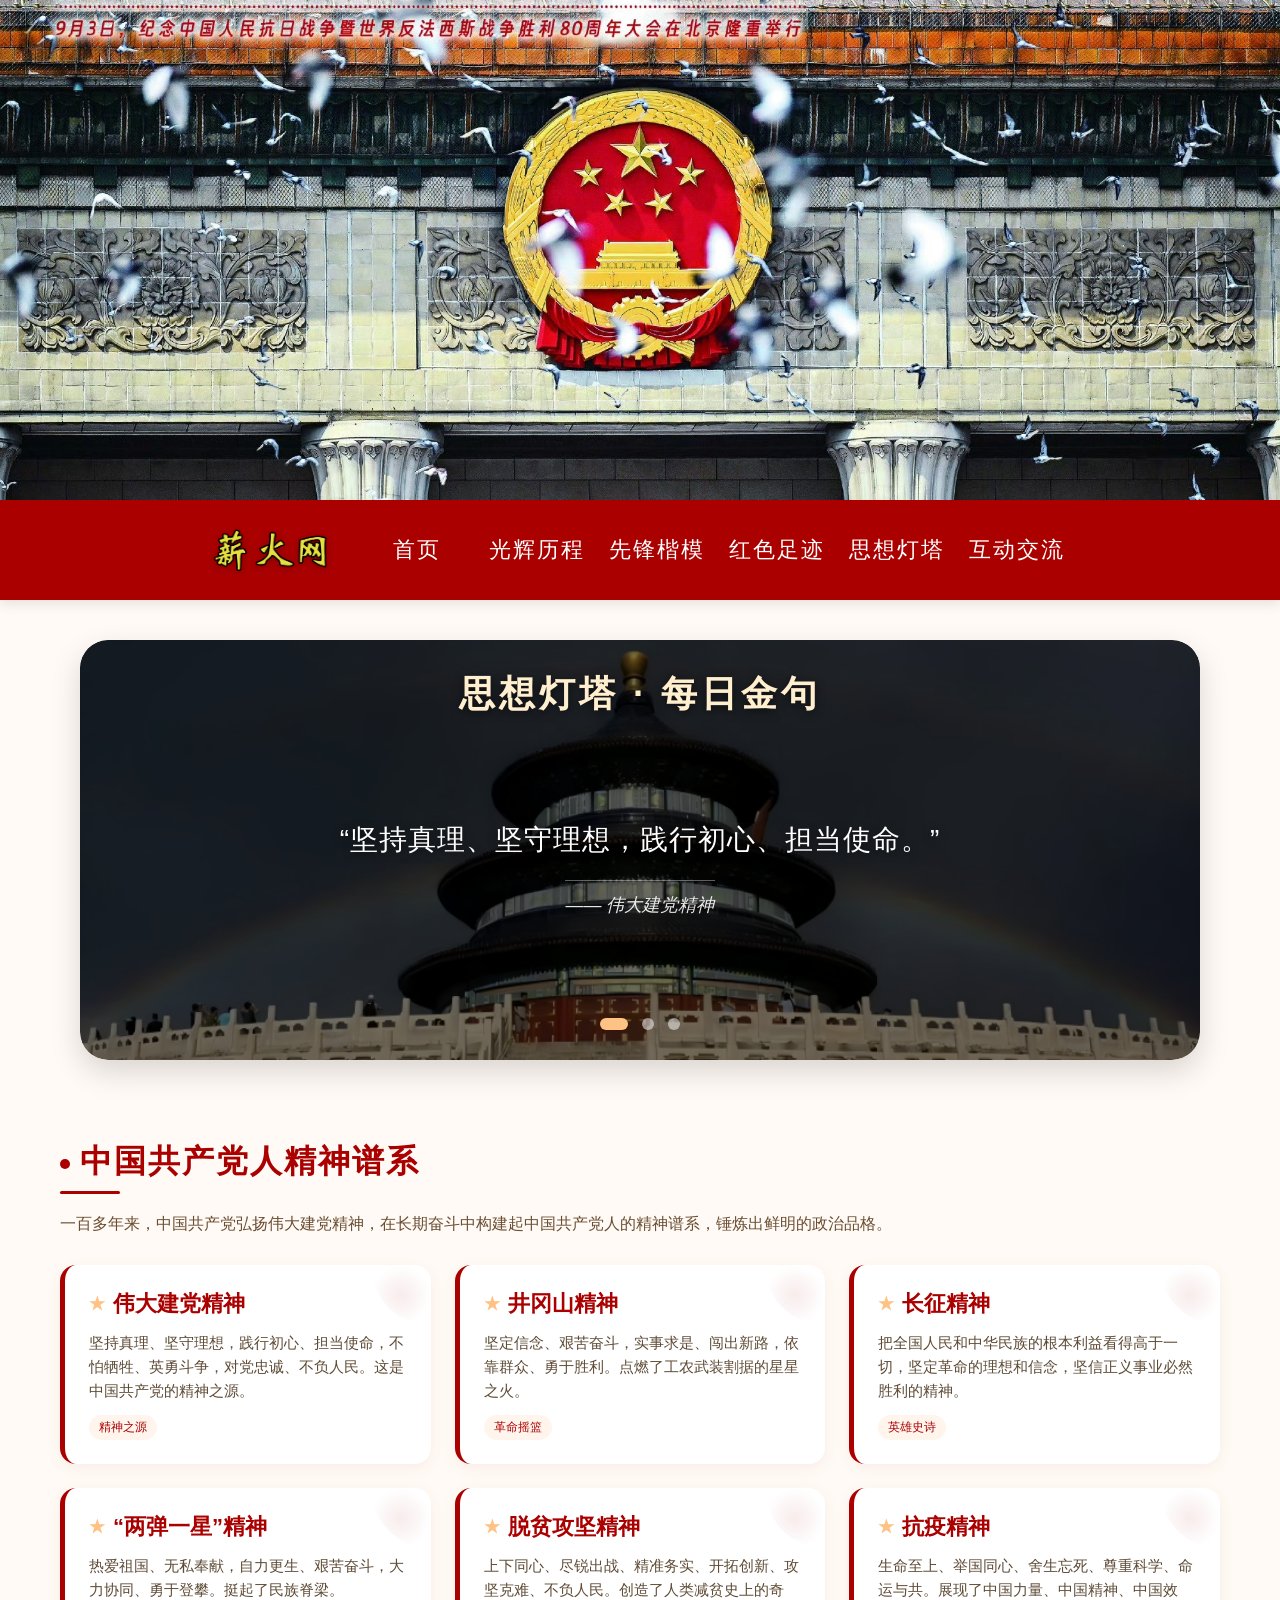
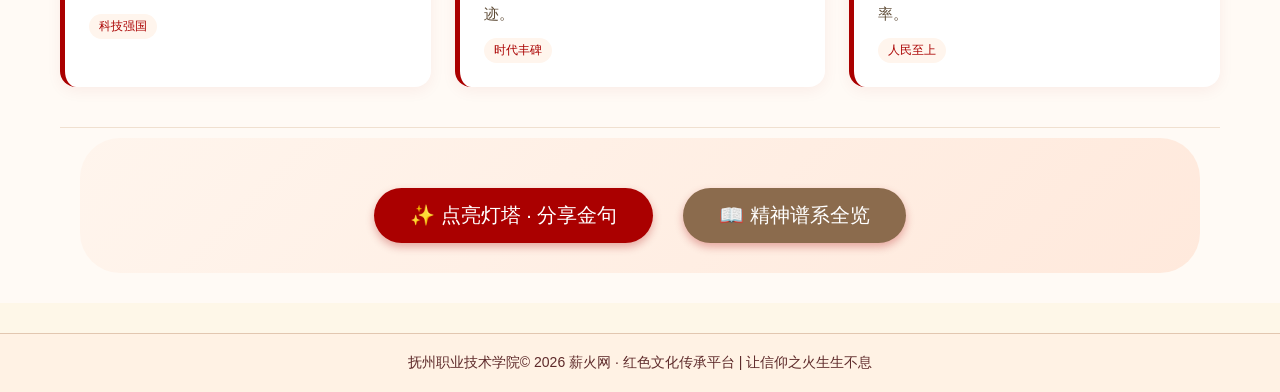
<file: sxdt.html>
<!DOCTYPE html>
<html lang="zh-CN">
<head>
    <meta charset="UTF-8">
    <meta name="viewport" content="width=device-width, initial-scale=1.0">
    <title>思想灯塔 · 精神谱系与每日金句</title>
    <link rel="stylesheet" type="text/css" href="css/index.css"> <!-- 确保路径正确 -->
    
    <!-- 补充精神谱系和弹窗的专用样式 -->
    <style>
        /* ===== 精神谱系网格样式 ===== */
        .spirit-grid {
            display: grid;
            grid-template-columns: repeat(auto-fit, minmax(280px, 1fr));
            gap: 24px;
            margin-top: 30px;
        }
        .spirit-card {
            background: #fff;
            border-radius: 16px;
            padding: 24px;
            box-shadow: 0 4px 15px rgba(170, 0, 0, 0.06);
            border-left: 5px solid #aa0000;
            transition: all 0.3s ease;
            position: relative;
            overflow: hidden;
        }
        .spirit-card::before {
            content: '';
            position: absolute;
            top: 0; right: 0;
            width: 60px; height: 60px;
            background: radial-gradient(circle, rgba(170,0,0,0.08) 0%, transparent 70%);
            border-radius: 0 0 0 60px;
        }
        .spirit-card:hover {
            transform: translateY(-5px);
            box-shadow: 0 8px 25px rgba(170, 0, 0, 0.12);
            border-left-color: #ff4d4d;
        }
        .spirit-name {
            font-size: 22px;
            font-weight: 700;
            color: #aa0000;
            margin-bottom: 12px;
            display: flex;
            align-items: center;
            gap: 8px;
        }
        .spirit-name::before {
            content: '★';
            font-size: 16px;
            color: #ffc285;
        }
        .spirit-desc {
            font-size: 15px;
            color: #5e4b36;
            line-height: 1.6;
            margin-bottom: 12px;
        }
        .spirit-tag {
            display: inline-block;
            background: #fff5ed;
            color: #aa0000;
            font-size: 12px;
            padding: 4px 10px;
            border-radius: 20px;
            font-weight: 500;
        }

        /* ===== 模态框样式 (复用并微调) ===== */
        .modal-overlay {
            display: none;
            position: fixed;
            z-index: 2000;
            left: 0; top: 0;
            width: 100%; height: 100%;
            background: rgba(0,0,0,0.6);
            backdrop-filter: blur(4px);
            align-items: center;
            justify-content: center;
        }
        .modal-content {
            background: #fffaf5;
            padding: 30px;
            border-radius: 16px;
            width: 90%; max-width: 500px;
            position: relative;
            box-shadow: 0 10px 30px rgba(170,0,0,0.2);
            border: 1px solid #f0e0d0;
            animation: slideDown 0.3s ease;
        }
        @keyframes slideDown {
            from { transform: translateY(-30px); opacity: 0; }
            to { transform: translateY(0); opacity: 1; }
        }
        .close-modal {
            position: absolute;
            top: 15px; right: 20px;
            font-size: 28px; font-weight: bold;
            color: #8b6b4d; cursor: pointer;
        }
        .close-modal:hover { color: #aa0000; }
        .modal-content h3 {
            color: #aa0000;
            margin-bottom: 20px;
            text-align: center;
            font-size: 24px;
        }
        .form-group { margin-bottom: 15px; }
        .form-group label {
            display: block;
            margin-bottom: 8px;
            color: #5e4b36;
            font-weight: 500;
        }
        .form-group input, .form-group textarea {
            width: 100%;
            padding: 10px;
            border: 1px solid #e2c7b0;
            border-radius: 8px;
            font-family: inherit;
            font-size: 16px;
            background: #fff;
            outline: none;
        }
        .form-group input:focus, .form-group textarea:focus {
            border-color: #aa0000;
            box-shadow: 0 0 5px rgba(170,0,0,0.2);
        }
        .btn-submit {
            width: 100%;
            padding: 12px;
            background: #aa0000;
            color: white;
            border: none;
            border-radius: 50px;
            font-size: 18px;
            cursor: pointer;
            margin-top: 10px;
        }
        .btn-submit:hover { background: #8b0000; }
    </style>
</head>
<body>

<div class="container">
    <!-- 顶部 Banner & 导航 (保持你原有结构) -->
    <header class="top-banner"><div class="banner-box"></div></header>
    <nav>
        <div class="nav-container">
            <div class="nav-logo"><a href=" "><img src="images/logo.png" alt="Logo"></a ></div>
            <ul class="navCon">
                <li><a href="index.html">首页</a ></li>
                <li>
                    <a href="ghlc.html">光辉历程</a >
                </li>
                <li>
                    <a href="xfkm.html">先锋楷模</a >
            		<ul>
            		    <li><a href="xfkm.html#leader">领袖风采</a ></li>
            		    <li><a href="xfkm.html#pioneers">革命先驱</a ></li>
            		    <li><a href="xfkm.html#wenxiu">时代楷模</a ></li>
            		    <li><a href="xfkm.html#models">2026两会新声</a ></li>
            		</ul>
                </li>
                <li>
                    <a href="hszj.html">红色足迹</a >
                    <ul>
                        <li><a href="hszj.html#national">全国地标</a ></li>
                        <li><a href="hszj.html#local">本地红色资源</a ></li>
                    </ul>
                </li>
                <li>
                    <a href="sxdt.html">思想灯塔</a >
                </li>
                <li>
                    <a href="hdjl.html">互动交流</a >
                </li>
            </ul>
        </div>
    </nav>

    <!-- 主内容区域 -->
    <main class="site-main">
        <div class="container-content">
            
            <!-- 1. 思想灯塔 · 每日金句轮播 -->
            <section class="lighthouse-carousel-section">
                <div class="carousel-wrapper">
                    <div class="carousel-bg"></div>
                    <div class="carousel-overlay"></div>
                    <div class="carousel-container">
                        <h2 class="carousel-title">思想灯塔 · 每日金句</h2>
                        <div class="swiper-quote">
                            <div class="quote-item active">
                                <p class="quote-text">“坚持真理、坚守理想，践行初心、担当使命。”</p >
                                <span class="quote-author">—— 伟大建党精神</span>
                            </div>
                            <div class="quote-item">
                                <p class="quote-text">“把别人的困难当成自己的困难，把同志的愉快看成自己的幸福。”</p >
                                <span class="quote-author">—— 雷锋精神</span>
                            </div>
                            <div class="quote-item">
                                <p class="quote-text">“特别能吃苦、特别能战斗、特别能攻关、特别能奉献。”</p >
                                <span class="quote-author">—— 载人航天精神</span>
                            </div>
                        </div>
                        <div class="carousel-dots">
                            <span class="dot active" onclick="currentSlide(0)"></span>
                            <span class="dot" onclick="currentSlide(1)"></span>
                            <span class="dot" onclick="currentSlide(2)"></span>
                        </div>
                    </div>
                </div>
            </section>

            <!-- 2. 中国共产党人精神谱系 (核心新增板块) -->
            <section class="section">
                <h3 class="section-title"><span class="red-dot"></span>中国共产党人精神谱系</h3>
                <p style="color:#6b4e32; margin-bottom:20px; font-size:16px;">
                    一百多年来，中国共产党弘扬伟大建党精神，在长期奋斗中构建起中国共产党人的精神谱系，锤炼出鲜明的政治品格。
                </p >
                
                <div class="spirit-grid">
                    <!-- 精神卡片 1 -->
                    <div class="spirit-card">
                        <div class="spirit-name">伟大建党精神</div>
                        <p class="spirit-desc">坚持真理、坚守理想，践行初心、担当使命，不怕牺牲、英勇斗争，对党忠诚、不负人民。这是中国共产党的精神之源。</p >
                        <span class="spirit-tag">精神之源</span>
                    </div>
                    <!-- 精神卡片 2 -->
                    <div class="spirit-card">
                        <div class="spirit-name">井冈山精神</div>
                        <p class="spirit-desc">坚定信念、艰苦奋斗，实事求是、闯出新路，依靠群众、勇于胜利。点燃了工农武装割据的星星之火。</p >
                        <span class="spirit-tag">革命摇篮</span>
                    </div>
                    <!-- 精神卡片 3 -->
                    <div class="spirit-card">
                        <div class="spirit-name">长征精神</div>
                        <p class="spirit-desc">把全国人民和中华民族的根本利益看得高于一切，坚定革命的理想和信念，坚信正义事业必然胜利的精神。</p >
                        <span class="spirit-tag">英雄史诗</span>
                    </div>
                    <!-- 精神卡片 4 -->
                    <div class="spirit-card">
                        <div class="spirit-name">“两弹一星”精神</div>
                        <p class="spirit-desc">热爱祖国、无私奉献，自力更生、艰苦奋斗，大力协同、勇于登攀。挺起了民族脊梁。</p >
                        <span class="spirit-tag">科技强国</span>
                    </div>
                    <!-- 精神卡片 5 -->
                    <div class="spirit-card">
                        <div class="spirit-name">脱贫攻坚精神</div>
                        <p class="spirit-desc">上下同心、尽锐出战、精准务实、开拓创新、攻坚克难、不负人民。创造了人类减贫史上的奇迹。</p >
                        <span class="spirit-tag">时代丰碑</span>
                    </div>
                    <!-- 精神卡片 6 -->
                    <div class="spirit-card">
                        <div class="spirit-name">抗疫精神</div>
                        <p class="spirit-desc">生命至上、举国同心、舍生忘死、尊重科学、命运与共。展现了中国力量、中国精神、中国效率。</p >
                        <span class="spirit-tag">人民至上</span>
                    </div>
                </div>
            </section>

            <!-- 3. 互动区：上传金句/心得 -->
            <section class="interact-section">
                <div class="interact-buttons">
                    <a href="javascript:void(0);" class="btn-interact" onclick="openModal()">✨ 点亮灯塔 · 分享金句</a >
                    <a href="#" class="btn-interact" style="background:#8b6b4d;">📖 精神谱系全览</a >
                </div>
            </section>

        </div>
    </main>

    <div class="footer-note">抚州职业技术学院© 2026 薪火网 · 红色文化传承平台 | 让信仰之火生生不息</div>
</div>

<!-- 上传弹窗 -->
<div class="modal-overlay" id="uploadModal">
    <div class="modal-content">
        <span class="close-modal" onclick="closeModal()">&times;</span>
        <h3>✨ 分享你的思想感悟</h3>
        <form id="uploadForm">
            <div class="form-group">
                <label>金句 / 心得内容：</label>
                <textarea id="quoteText" rows="4" placeholder="请输入触动你的话语或学习体会..." required></textarea>
            </div>
            <div class="form-group">
                <label>关联精神 / 出处：</label>
                <input type="text" id="quoteAuthor" placeholder="例如：长征精神 / 《论中国共产党历史》">
            </div>
            <button type="submit" class="btn-submit">提交点亮</button>
        </form>
    </div>
</div>

<script>
    // --- 轮播逻辑 ---
    let currentIndex = 0;
    const slides = document.querySelectorAll('.quote-item');
    const dots = document.querySelectorAll('.dot');

    function showSlide(index) {
        slides.forEach(s => s.classList.remove('active'));
        dots.forEach(d => d.classList.remove('active'));
        slides[index].classList.add('active');
        dots[index].classList.add('active');
        currentIndex = index;
    }

    function currentSlide(index) {
        showSlide(index);
        clearInterval(slideInterval);
        slideInterval = setInterval(autoPlay, 5000);
    }

    function autoPlay() {
        showSlide((currentIndex + 1) % slides.length);
    }
    let slideInterval = setInterval(autoPlay, 5000);

    // --- 弹窗逻辑 ---
    const modal = document.getElementById('uploadModal');
    function openModal() { modal.style.display = 'flex'; }
    function closeModal() { modal.style.display = 'none'; }
    window.onclick = e => { if (e.target === modal) closeModal(); };

    document.getElementById('uploadForm').addEventListener('submit', function(e) {
        e.preventDefault();
        alert("✅ 提交成功！\n\n您的感悟将汇入思想灯塔，照亮更多人。\n\n(注：实际需对接后端数据库)");
        closeModal();
        this.reset();
    });
</script>

</body>
</html>
</file>
<file: css/index.css>
/* ===== 全局重置 & 基础样式 ===== */
* {
    margin: 0;
    padding: 0;
    border: 0;
    box-sizing: border-box;
}

ul, li {
    list-style: none;
}

body {
    font-family: "微软雅黑", "Microsoft YaHei", "PingFang SC", "Roboto", sans-serif;
    font-size: 16px;
    color: #000;
    background-color: #fef7e8;
}

.container {
    width: 100%;
}

/* ===== 顶部 Banner 区域 ===== */
.top-banner {
    width: 100%;
    overflow: hidden;
}

.banner-box {
    width: 100%;
    height: 500px;
    background-image: url('../images/国徽.jpg');
    background-size: cover;
    background-position: center;
    background-repeat: no-repeat;
    background-color: #8b0000;
}
/* 1. 容器设置相对定位，为了让蒙版能贴在里面 */
.banner-box1 {
    width: 100%;
    height: 500px;
    /* 保持你的背景图设置不变 */
    background-image: url('../images/主席天坛.jpg');
    background-size: cover;
    background-position: center;
    background-repeat: no-repeat;
    background-color: #8b0000;

    /* 【关键修改】添加相对定位 */
    position: relative;
}

/* 2. 使用伪元素制作蒙版 (遮罩层) */
.banner-box1::before {
    content: ""; /* 必须有这个属性 */
    position: absolute; /* 绝对定位 */
    top: 0;
    left: 0;
    width: 100%;
    height: 100%;

    /* 【核心代码】这里控制蒙版的颜色和透明度 */
    /* rgba(0, 0, 0, 0.5) 代表黑色，0.5代表50%透明度 */
    /* 如果你想要灰色的感觉，可以用 rgba(100, 100, 100, 0.6) */
    background-color: rgba(0, 0, 0, 0.5);

    z-index: 1; /* 保证蒙版盖在图片上面 */
}

/* 3. 设置中间的大字样式 */
.banner-title {
    /* 【核心修改】字号加大 */
    font-size: 90px; 

    /* 【关键细节】增加字间距，瞬间提升设计感 */
    letter-spacing: 10px;

    /* 字体加粗 */
    font-weight: bold;

    /* 颜色改为纯白，对比度最高 */
    color: #ffffff;

    /* 保持居中定位不变 */
    position: absolute;
    top: 50%;
    left: 50%;
    transform: translate(-50%, -50%);
    z-index: 2;
    margin: 0;
    white-space: nowrap;

    /* 【进阶优化】添加文字阴影，防止背景图太亮时看不清字 */
    text-shadow: 2 4px 10px rgba(0, 0, 0, 0.6);
}
/* ===== 导航栏（flex 垂直居中 + Logo 开头 + 整体水平居中）===== */
.banner-box2 {
    width: 100%;
    height: 500px;
    /* 保持你的背景图设置不变 */
    background-image: url('../images/主席.jpg');
    background-size: cover;
    background-position: center;
    background-repeat: no-repeat;
    background-color: #8b0000;

    /* 【关键修改】添加相对定位 */
    position: relative;
}

/* 2. 使用伪元素制作蒙版 (遮罩层) */
.banner-box2::before {
    content: ""; /* 必须有这个属性 */
    position: absolute; /* 绝对定位 */
    top: 0;
    left: 0;
    width: 100%;
    height: 100%;

    /* 【核心代码】这里控制蒙版的颜色和透明度 */
    /* rgba(0, 0, 0, 0.5) 代表黑色，0.5代表50%透明度 */
    /* 如果你想要灰色的感觉，可以用 rgba(100, 100, 100, 0.6) */
    background-color: rgba(0, 0, 0, 0.5);

    z-index: 1; /* 保证蒙版盖在图片上面 */
}
.banner-box3 {
    width: 100%;
    height: 500px;
    /* 保持你的背景图设置不变 */
    background-image: url("../images/胜利.jpg");
    background-size: cover;
    background-position: center;
    background-repeat: no-repeat;
    background-color: #8b0000;

    /* 【关键修改】添加相对定位 */
    position: relative;
}

/* 2. 使用伪元素制作蒙版 (遮罩层) */
.banner-box3::before {
    content: ""; /* 必须有这个属性 */
    position: absolute; /* 绝对定位 */
    top: 0;
    left: 0;
    width: 100%;
    height: 100%;

    /* 【核心代码】这里控制蒙版的颜色和透明度 */
    /* rgba(0, 0, 0, 0.5) 代表黑色，0.5代表50%透明度 */
    /* 如果你想要灰色的感觉，可以用 rgba(100, 100, 100, 0.6) */
    background-color: rgba(0, 0, 0, 0.5);

    z-index: 1; /* 保证蒙版盖在图片上面 */
}

/* 3. 设置中间的大字样式 */
.banner-title {
    /* 【核心修改】字号加大 */
    font-size: 90px; 

    /* 【关键细节】增加字间距，瞬间提升设计感 */
    letter-spacing: 10px;

    /* 字体加粗 */
    font-weight: bold;

    /* 颜色改为纯白，对比度最高 */
    color: #ffffff;

    /* 保持居中定位不变 */
    position: absolute;
    top: 50%;
    left: 50%;
    transform: translate(-50%, -50%);
    z-index: 2;
    margin: 0;
    white-space: nowrap;

    /* 【进阶优化】添加文字阴影，防止背景图太亮时看不清字 */
    text-shadow: 2 4px 10px rgba(0, 0, 0, 0.6);
}
nav {
    width: 100%;
    background: #aa0000;
    box-shadow: 0 4px 12px rgba(0, 0, 0, 0.1);
    position: relative;
    z-index: 999;
}

.nav-container {
    max-width: 1200px;
    width: 90%;
    margin: 0 auto;
    display: flex;
    align-items: center;
    justify-content: center;      /* 整体水平居中 */
    min-height: 100px;
    padding: 0 10px;
}

@media (min-width: 1280px) {
    .nav-container {
        width: 1200px;
        padding: 0;
    }
}

/* Logo 样式 */
.nav-logo {
    flex-shrink: 0;
    margin-right: 20px;
    display: flex;
    align-items: center;
}

.nav-logo a {
    display: flex;
    align-items: center;
    text-decoration: none;
}

.nav-logo img {
    height: 56px;
    width: auto;
    max-height: 70px;
    display: block;
    transition: transform 0.2s ease;
    filter: drop-shadow(0 2px 4px rgba(0, 0, 0, 0.2));
}

.nav-logo img:hover {
    transform: scale(1.02);
}

/* 主菜单 */
.navCon {
    display: flex;
    align-items: center;
    margin: 0;
    padding: 0;
    background: transparent;
}

.navCon > li {
    position: relative;
    width: 120px;
    text-align: center;
}

.navCon > li > a {
    display: flex;
    align-items: center;
    justify-content: center;
    width: 100%;
    height: 100px;
    font-family: "微软雅黑", "Microsoft YaHei", sans-serif;
    font-size: 22px;
    font-weight: 500;
    color: #FFF;
    text-decoration: none;
    letter-spacing: 2px;
    white-space: nowrap;
    transition: all 0.2s;
}

.navCon > li:hover > a {
    background-color: #8b0000;
    color: #ffdfb8;
}

/* 下拉菜单 */
.navCon li ul {
    position: absolute;
    left: 0;
    top: 100%;
    width: 120px;
    background: #aa0000;
    border-radius: 0 0 6px 6px;
    box-shadow: 0 10px 20px rgba(0, 0, 0, 0.2);
    opacity: 0;
    visibility: hidden;
    transition: opacity 0.25s ease, visibility 0.25s;
    z-index: 1000;
    padding: 0;
}

.navCon li:hover > ul {
    opacity: 1;
    visibility: visible;
}

.navCon li ul li {
    width: 100%;
    background: #aa0000;
    border-top: 1px solid rgba(255, 215, 150, 0.3);
    transition: background 0.2s;
    text-align: center;
}

.navCon li ul li:first-child {
    border-top: none;
}

.navCon li ul li a {
    display: flex;
    align-items: center;
    justify-content: center;
    width: 100%;
    padding: 10px 4px;
    font-family: "微软雅黑", sans-serif;
    font-size: 16px;
    color: #fffef7;
    text-decoration: none;
    line-height: 1.3;
	text-align: center;
   word-break: break-all;
}

.navCon li ul li a:hover {
    background: #7a0000;
    color: #ffefcf;
    padding-left: 15px;
}

/* 底部装饰 */
.footer-note {
    text-align: center;
    margin-top: 30px;
    padding: 20px;
    font-size: 14px;
    color: #5e2a2a;
    background: #fff2e4;
    border-top: 1px solid #e2c7b0;
}

/* 响应式 */
@media (max-width: 900px) {
    .nav-container {
        flex-wrap: wrap;
        justify-content: center;
        padding: 10px 0;
    }
    .nav-logo {
        margin-right: 0;
        margin-bottom: 6px;
    }
    .navCon > li > a {
        font-size: 18px;
        height: 70px;
    }
    .nav-container {
        min-height: auto;
    }
    .navCon > li {
        width: 100px;
    }
}

@media (max-width: 700px) {
    .navCon {
        justify-content: center;
    }
    .navCon > li {
        width: auto;
        margin: 0 6px;
    }
    .navCon > li > a {
        font-size: 16px;
        letter-spacing: 1px;
        height: 70px;
    }
    .nav-logo img {
        height: 46px;
    }
    .banner-box {
        height: 280px;
    }
}
/* ========== 主内容区域通用样式 ========== */
.site-main {
    background-color: #fffaf5;
}

.container-content {
    max-width: 1200px;
    margin: 0 auto;
    padding: 20px 20px;
}

.section {
    padding: 40px 0;
    border-bottom: 1px solid #f0e0d0;
}

.section:last-of-type {
    border-bottom: none;
}

.section-title {
    font-size: 32px;
    font-weight: 600;
    color: #aa0000;
    margin-bottom: 30px;
    position: relative;
    display: inline-block;
    letter-spacing: 2px;
}

.section-title::after {
    content: '';
    position: absolute;
    bottom: -10px;
    left: 0;
    width: 60px;
    height: 3px;
    background: #aa0000;
    border-radius: 2px;
}

.red-dot {
    display: inline-block;
    width: 10px;
    height: 10px;
    background: #aa0000;
    border-radius: 50%;
    margin-right: 10px;
    vertical-align: middle;
}

/* 新闻列表 */
.news-list {
    background: #fff;
    border-radius: 12px;
    box-shadow: 0 4px 12px rgba(0,0,0,0.05);
    overflow: hidden;
}

.news-item {
    display: flex;
    align-items: center;
    padding: 16px 24px;
    border-bottom: 1px solid #f0e0d0;
    text-decoration: none;
    transition: background 0.2s;
}

.news-item:last-child {
    border-bottom: none;
}

.news-item:hover {
    background: #fff5ed;
}

.news-date {
    font-size: 14px;
    color: #8b6b4d;
    background: #f8ede3;
    padding: 4px 12px;
    border-radius: 30px;
    margin-right: 24px;
    min-width: 100px;
}

.news-title {
    font-size: 18px;
    color: #2c2c2c;
    font-weight: 500;
}

/* 卡片网格 */
.card-grid {
    display: grid;
    grid-template-columns: repeat(auto-fit, minmax(260px, 1fr));
    gap: 30px;
}

.history-card {
    background: #fff;
    border-radius: 20px;
    padding: 24px;
    box-shadow: 0 8px 20px rgba(0,0,0,0.05);
    transition: transform 0.2s, box-shadow 0.2s;
    text-align: center;
}

.history-card:hover {
    transform: translateY(-5px);
    box-shadow: 0 12px 28px rgba(170,0,0,0.1);
}

.card-year {
    font-size: 24px;
    font-weight: bold;
    color: #aa0000;
    margin-bottom: 12px;
    background: #ffeee6;
    display: inline-block;
    padding: 4px 16px;
    border-radius: 40px;
}

.history-card h3 a {
    font-size: 22px;
    margin: 16px 0 12px;
    color: #3a2a1f;
	text-decoration: none;
}
.history-card h3 a:hover{
    color: #aa0000;
	text-decoration: none;
}
.history-card p {
    color: #5e4b36;
    line-height: 1.5;
}

/* 先锋楷模网格 */
.hero-grid {
    display: grid;
    grid-template-columns: repeat(auto-fit, minmax(240px, 1fr));
    gap: 30px;
}

.hero-card {
    background: #fff;
    border-radius: 24px;
    padding: 28px 20px;
    text-align: center;
    box-shadow: 0 6px 14px rgba(0,0,0,0.05);
    transition: all 0.2s;
}

.hero-card:hover {
    background: #fffaf0;
    transform: scale(1.02);
}

.hero-avatar {
    /* font-size: 64px; */
    margin-bottom: 16px;
    background: #f3e5d8;
    width: 100px;
    height: 100px;
    /* line-height: 100px; */
    border-radius: 50%;
    margin: 0 auto 20px;
   /* color: #aa0000; */
   overflow: hidden;
   position: relative;
}
.hero-avatar img{
	width:100%;
	height:100%;
	object-fit: cover;
	display: block;
}
.hero-card h3 {
    font-size: 24px;
    margin-bottom: 12px;
    color: #2c2c2c;
	}

.hero-card h3 a{
    font-size: 24px;
    margin-bottom: 12px;
    color: #2c2c2c;
	text-decoration: none;
}
.hero-card h3 a:hover{
    color: #aa0000;
	text-decoration: none;
}

.hero-card p {
    color: #6b4e32;
    font-size: 15px;
    line-height: 1.4;
}

/* 双栏布局 */
.two-columns {
    display: flex;
    flex-wrap: wrap;
    gap: 30px;
    max-width: 1200px;
    margin: 0 auto;
    padding: 0 20px 40px;
}

.container-half {
    flex: 1;
    min-width: 260px;
    background: #fff;
    border-radius: 20px;
    padding: 24px;
    box-shadow: 0 4px 12px rgba(0,0,0,0.04);
}

.footprint-list {
    display: flex;
    flex-direction: column;
    gap: 16px;
}

.footprint-item {
    display: flex;
    align-items: center;
    font-size: 18px;
    padding: 8px 0;
    border-bottom: 1px dashed #f0e0d0;
}

.footprint-icon {
    font-size: 24px;
    margin-right: 16px;
    color: #aa0000;
}

.golden-quote {
    background: #fff7ef;
    border-left: 6px solid #aa0000;
    padding: 20px;
    margin-bottom: 24px;
    border-radius: 16px;
}

.golden-quote p {
    font-size: 18px;
    font-style: italic;
    color: #2c2c2c;
    margin-bottom: 12px;
    line-height: 1.5;
}

.golden-quote span {
    font-size: 14px;
    color: #8b6b4d;
}

/* 互动按钮 */
.interact-section {
    background: linear-gradient(135deg, #fff5ed 0%, #ffe9dc 100%);
    border-radius: 40px;
	min-height: auto;
	padding: 30px 20px;
    margin: 10px auto;
    width: calc(100% - 40px);
    max-width: 1200px;
}

.interact-buttons {
    display: flex;
    justify-content: center;
    gap: 30px;
    flex-wrap: wrap;
    margin-top: 20px;
}

.btn-interact {
    background: #aa0000;
    color: white;
    padding: 14px 36px;
    border-radius: 50px;
    font-size: 20px;
    font-weight: 500;
    text-decoration: none;
    transition: all 0.2s;
    display: inline-flex;
    align-items: center;
    gap: 8px;
    box-shadow: 0 4px 8px rgba(170,0,0,0.3);
}

.btn-interact:hover {
    background: #8b0000;
    transform: translateY(-3px);
    box-shadow: 0 8px 16px rgba(170,0,0,0.2);
}

/* 响应式调整 */
@media (max-width: 768px) {
    .section-title {
        font-size: 26px;
    }
    .news-item {
        flex-direction: column;
        align-items: flex-start;
        gap: 8px;
    }
    .news-date {
        margin-right: 0;
    }
    .hero-avatar {
        width: 80px;
        height: 80px;
        line-height: 80px;
        font-size: 48px;
    }
    .btn-interact {
        padding: 10px 24px;
        font-size: 18px;
    }
}
/* ========== 思想灯塔 · 轮播图样式（单底图+遮罩+文字轮播） ========== */
.lighthouse-carousel-section {
    padding: 0;
    margin: 20px auto 40px;
    max-width: 1200px;
    width: calc(100% - 40px);
    border-radius: 28px;
    overflow: hidden;
    box-shadow: 0 12px 30px rgba(0, 0, 0, 0.15);
}

.carousel-wrapper {
    position: relative;
    width: 100%;
    height: 420px;
    border-radius: 28px;
    overflow: hidden;
}

/* 单张背景图（您可替换底图路径） */
.carousel-bg {
    position: absolute;
    top: 0;
    left: 0;
    width: 100%;
    height: 100%;
    background-image: url('../images/天坛.jpg');
    background-size: cover;
    background-position: center;
    background-repeat: no-repeat;
    z-index: 1;
}

/* 半透明遮罩层 */
.carousel-overlay {
    position: absolute;
    top: 0;
    left: 0;
    width: 100%;
    height: 100%;
    background: rgba(0, 0, 0, 0.55);
    z-index: 2;
}

/* 轮播内容容器 - 使用 flex 列布局，标题固定顶部，文字区域自动居中 */
.carousel-container {
    position: relative;
    z-index: 3;
    width: 100%;
    height: 100%;
    display: flex;
    flex-direction: column;
    justify-content: space-between;  /* 关键：让内容分布为 顶部标题 + 中间文字 + 底部小圆点 */
    align-items: center;
    text-align: center;
    padding: 30px 24px 30px 24px;
    color: white;
}

/* 标题固定在顶部 */
.carousel-title {
    font-size: 36px;
    font-weight: 700;
    margin: 0;
    letter-spacing: 4px;
    color: #ffefcf;
    text-shadow: 0 2px 10px rgba(0, 0, 0, 0.6);
    flex-shrink: 0;  /* 防止被压缩 */
}

/* 轮播文字容器 - 自动占据剩余空间，实现垂直居中 */
.swiper-quote {
    width: 80%;
    max-width: 800px;
    flex: 1;           /* 撑开剩余空间 */
    display: flex;
    align-items: center;      /* 内部垂直居中 */
    justify-content: center;
    margin: 0 auto;
}

.quote-item {
    display: none;
    width: 100%;
    text-align: center;
    opacity: 0;
    transition: opacity 0.6s ease;
}

.quote-item.active {
    display: block;
    opacity: 1;
    animation: fadeInUp 0.6s ease;
}

.quote-text {
    font-size: 28px;
    font-weight: 500;
    line-height: 1.45;
    margin-bottom: 20px;
    text-shadow: 0 2px 8px rgba(0, 0, 0, 0.5);
    letter-spacing: 1px;
}

.quote-author {
    font-size: 18px;
    opacity: 0.9;
    font-style: italic;
    display: inline-block;
    border-top: 1px solid rgba(255, 255, 255, 0.4);
    padding-top: 12px;
}

/* 小圆点指示器 - 固定在底部 */
.carousel-dots {
    display: flex;
    justify-content: center;
    gap: 14px;
    margin: 0;
    flex-shrink: 0;   /* 防止被压缩 */
}

.dot {
    width: 12px;
    height: 12px;
    background: rgba(255, 255, 255, 0.5);
    border-radius: 50%;
    cursor: pointer;
    transition: all 0.2s;
}

.dot.active {
    background: #ffcf9a;
    width: 28px;
    border-radius: 20px;
    background: #ffc285;
}

.dot:hover {
    background: #ffd9b0;
    transform: scale(1.2);
}

/* 文字淡入动画 */
@keyframes fadeInUp {
    from {
        opacity: 0;
        transform: translateY(20px);
    }
    to {
        opacity: 1;
        transform: translateY(0);
    }
}

/* 响应式适配 */
@media (max-width: 768px) {
    .carousel-wrapper {
        height: 380px;
    }
    .carousel-title {
        font-size: 26px;
        margin-bottom: 0;
    }
    .quote-text {
        font-size: 20px;
    }
    .quote-author {
        font-size: 15px;
    }
    .carousel-dots {
        gap: 10px;
    }
    .dot {
        width: 8px;
        height: 8px;
    }
    .dot.active {
        width: 22px;
    }
}

@media (max-width: 550px) {
    .carousel-wrapper {
        height: 420px;
    }
    .quote-text {
        font-size: 18px;
    }
    .carousel-title {
        font-size: 22px;
    }
}
/* =========================================
   新增：光辉历程 - 四个时期布局 (gj = Glory Journey)
   ========================================= */

/* 1. 网格容器布局 */
.gj-periods-grid {
    display: grid;
    /* 强制分为4列，适应宽屏展示 */
    grid-template-columns: repeat(4, 1fr);
    gap: 20px;
    margin-top: 10px;
}

/* 2. 单个时期卡片样式 */
.gj-card {
    background: #fff;
    border-radius: 16px; /* 圆角比新闻列表大一点，显得更庄重 */
    padding: 30px 20px;
    text-align: center;
    box-shadow: 0 5px 15px rgba(170, 0, 0, 0.08); /* 淡淡的红色阴影 */
    border: 1px solid #f5e6d8;
    transition: all 0.3s ease;
    position: relative;
    overflow: hidden;
    display: flex;
    flex-direction: column;
    align-items: center;
}

/* 悬停效果：上浮 + 阴影加深 */
.gj-card:hover {
    transform: translateY(-8px);
    box-shadow: 0 12px 25px rgba(170, 0, 0, 0.15);
    border-color: #aa0000;
}

/* 顶部装饰条（可选，增加层次感） */
.gj-card::before {
    content: '';
    position: absolute;
    top: 0;
    left: 0;
    width: 100%;
    height: 4px;
    background: linear-gradient(90deg, #aa0000, #ff4d4d);
}

/* 3. 图标区域 */
.gj-icon-box {
    width: 70px;
    height: 70px;
    background: #fff5ed; /* 浅橙色背景 */
    border-radius: 50%;
    display: flex;
    align-items: center;
    justify-content: center;
    margin-bottom: 20px;
    font-size: 32px;
    color: #aa0000;
    transition: transform 0.3s;
}

.gj-card:hover .gj-icon-box {
    transform: scale(1.1) rotate(5deg);
    background: #aa0000;
    color: #fff;
}

/* 4. 标题样式 */
.gj-card h3 {
    font-size: 20px;
    font-weight: bold;
    color: #3a2a1f;
    margin-bottom: 15px;
    letter-spacing: 1px;
}

/* 5. 描述文字 */
.gj-desc {
    font-size: 14px;
    color: #6b4e32;
    line-height: 1.6;
    margin-bottom: 20px;
    flex-grow: 1; /* 让按钮始终对齐到底部 */
}

/* 6. 链接/按钮样式 */
.gj-link {
    display: inline-block;
    padding: 8px 24px;
    border: 1px solid #aa0000;
    color: #aa0000;
    border-radius: 30px;
    text-decoration: none;
    font-size: 14px;
    transition: all 0.2s;
    background: transparent;
}

.gj-link:hover {
    background: #aa0000;
    color: #fff;
}

/* =========================================
   响应式适配 (防止在小屏幕上挤压)
   ========================================= */

/* 平板尺寸：变为2行2列 */
@media (max-width: 992px) {
    .gj-periods-grid {
        grid-template-columns: repeat(2, 1fr);
    }
}

/* 手机尺寸：变为单列垂直排列 */
@media (max-width: 576px) {
    .gj-periods-grid {
        grid-template-columns: 1fr;
        gap: 15px;
    }
    .gj-card {
        padding: 20px;
        flex-direction: row; /* 手机上改为横向布局节省空间 */
        text-align: left;
        align-items: flex-start;
    }
    .gj-icon-box {
        margin-right: 15px;
        margin-bottom: 0;
        min-width: 60px; /* 防止挤压 */
    }
    .gj-link {
        display: none; /* 手机端隐藏按钮，保持简洁 */
    }
}
/* =========================================
   新增：沉浸式时间轴布局
   ========================================= */
.timeline-wrapper {
    display: flex;
    gap: 40px;
    margin-top: 30px;
    min-height: 400px;
}

/* 左侧时间轴导航 */
.timeline-nav {
    width: 160px;
    position: relative;
    padding-top: 20px;
    flex-shrink: 0;
}

.timeline-line {
    position: absolute;
    left: 19px;
    top: 40px;
    bottom: 40px;
    width: 2px;
    background: #f0e0d0;
    z-index: 0;
}

.timeline-item {
    position: relative;
    z-index: 1;
    padding: 15px 0 15px 50px;
    cursor: pointer;
    transition: all 0.3s;
    opacity: 0.6;
}

.timeline-item:hover, .timeline-item.active {
    opacity: 1;
    transform: translateX(5px);
}

.timeline-dot {
    position: absolute;
    left: 12px;
    top: 50%;
    transform: translateY(-50%);
    width: 16px;
    height: 16px;
    background: #fff;
    border: 3px solid #aa0000;
    border-radius: 50%;
    transition: all 0.3s;
}

.timeline-item.active .timeline-dot {
    background: #aa0000;
    box-shadow: 0 0 0 4px rgba(170, 0, 0, 0.2);
    transform: translateY(-50%) scale(1.2);
}

.timeline-date {
    font-size: 24px;
    font-weight: bold;
    color: #aa0000;
    line-height: 1;
}

.timeline-label {
    font-size: 14px;
    color: #666;
    margin-top: 5px;
}

/* 右侧内容展开区 */
.timeline-content-box {
    flex-grow: 1;
    background: #fff;
    border-radius: 16px;
    box-shadow: 0 10px 30px rgba(170, 0, 0, 0.08);
    padding: 40px;
    position: relative;
    overflow: hidden;
    border: 1px solid #f5e6d8;
}

.period-detail {
    display: none; /* 默认隐藏 */
    animation: fadeInSlide 0.5s ease;
}

.period-detail.active {
    display: block; /* 激活时显示 */
}

@keyframes fadeInSlide {
    from { opacity: 0; transform: translateY(10px); }
    to { opacity: 1; transform: translateY(0); }
}

.detail-header {
    display: flex;
    align-items: center;
    justify-content: space-between;
    border-bottom: 2px solid #f5e6d8;
    padding-bottom: 15px;
    margin-bottom: 20px;
}

.detail-header h3 {
    font-size: 24px;
    color: #aa0000;
    margin: 0;
}

.detail-tag {
    background: #fff0e6;
    color: #aa0000;
    padding: 4px 12px;
    border-radius: 20px;
    font-size: 12px;
    font-weight: bold;
}

.detail-body p {
    font-size: 16px;
    line-height: 1.8;
    color: #444;
    margin-bottom: 20px;
}

.history-points {
    list-style: none;
    padding: 0;
}

.history-points li {
    font-size: 15px;
    color: #666;
    margin-bottom: 10px;
    padding-left: 10px;
    border-left: 3px solid #aa0000;
}

/* =========================================
   新增：党课微测验（互动问答）
   ========================================= */
.quiz-container {
    background: #fff;
    border-radius: 16px;
    padding: 30px;
    box-shadow: 0 5px 15px rgba(0,0,0,0.05);
    border: 1px solid #f0e0d0;
    text-align: center;
}

.quiz-question p {
    font-size: 18px;
    color: #333;
    margin-bottom: 25px;
}

.quiz-options {
    display: flex;
    justify-content: center;
    gap: 15px;
    flex-wrap: wrap;
}

.quiz-btn {
    background: #fffaf5;
    border: 1px solid #aa0000;
    color: #aa0000;
    padding: 10px 30px;
    border-radius: 30px;
    font-size: 16px;
    cursor: pointer;
    transition: all 0.2s;
}

.quiz-btn:hover {
    background: #aa0000;
    color: #fff;
}

/* 答对后的解锁区域 */
.quiz-unlock-area {
    margin-top: 25px;
    padding-top: 25px;
    border-top: 1px dashed #ccc;
    animation: fadeInSlide 0.5s ease;
}

.unlock-success {
    color: #28a745;
    font-weight: bold;
    margin-bottom: 15px;
    font-size: 16px;
}

/* 响应式适配 */
@media (max-width: 768px) {
    .timeline-wrapper {
        flex-direction: column;
    }
    .timeline-nav {
        width: 100%;
        display: flex;
        overflow-x: auto;
        padding: 0 0 15px 0;
        border-bottom: 1px solid #f0e0d0;
    }
    .timeline-line { display: none; }
    .timeline-item {
        padding: 10px 15px;
        text-align: center;
        border-radius: 8px;
        background: #fff;
        margin-right: 10px;
        border: 1px solid #f0e0d0;
    }
    .timeline-dot { display: none; }
    .timeline-date { font-size: 18px; }
    .timeline-content-box { padding: 20px; }
}
/* ===== 模态框样式 (用于上传金句) ===== */
.modal-overlay {
    display: none; /* 默认隐藏 */
    position: fixed;
    z-index: 2000;
    left: 0;
    top: 0;
    width: 100%;
    height: 100%;
    background-color: rgba(0, 0, 0, 0.6);
    backdrop-filter: blur(4px);
    align-items: center;
    justify-content: center;
}

.modal-content {
    background-color: #fffaf5;
    padding: 30px;
    border-radius: 16px;
    width: 90%;
    max-width: 500px;
    position: relative;
    box-shadow: 0 10px 30px rgba(170, 0, 0, 0.2);
    border: 1px solid #f0e0d0;
    animation: slideDown 0.3s ease;
}

@keyframes slideDown {
    from { transform: translateY(-30px); opacity: 0; }
    to { transform: translateY(0); opacity: 1; }
}

.close-modal {
    position: absolute;
    top: 15px;
    right: 20px;
    font-size: 28px;
    font-weight: bold;
    color: #8b6b4d;
    cursor: pointer;
    transition: color 0.2s;
}

.close-modal:hover {
    color: #aa0000;
}

.modal-content h3 {
    color: #aa0000;
    margin-bottom: 20px;
    text-align: center;
    font-size: 24px;
}

.form-group {
    margin-bottom: 15px;
}

.form-group label {
    display: block;
    margin-bottom: 8px;
    color: #5e4b36;
    font-weight: 500;
}

.form-group input,
.form-group textarea {
    width: 100%;
    padding: 10px;
    border: 1px solid #e2c7b0;
    border-radius: 8px;
    font-family: inherit;
    font-size: 16px;
    background: #fff;
    outline: none;
}

.form-group input:focus,
.form-group textarea:focus {
    border-color: #aa0000;
    box-shadow: 0 0 5px rgba(170, 0, 0, 0.2);
}

.btn-submit {
    width: 100%;
    padding: 12px;
    background: #aa0000;
    color: white;
    border: none;
    border-radius: 50px;
    font-size: 18px;
    cursor: pointer;
    transition: background 0.2s;
    margin-top: 10px;
}

.btn-submit:hover {
    background: #8b0000;
}
</file>
